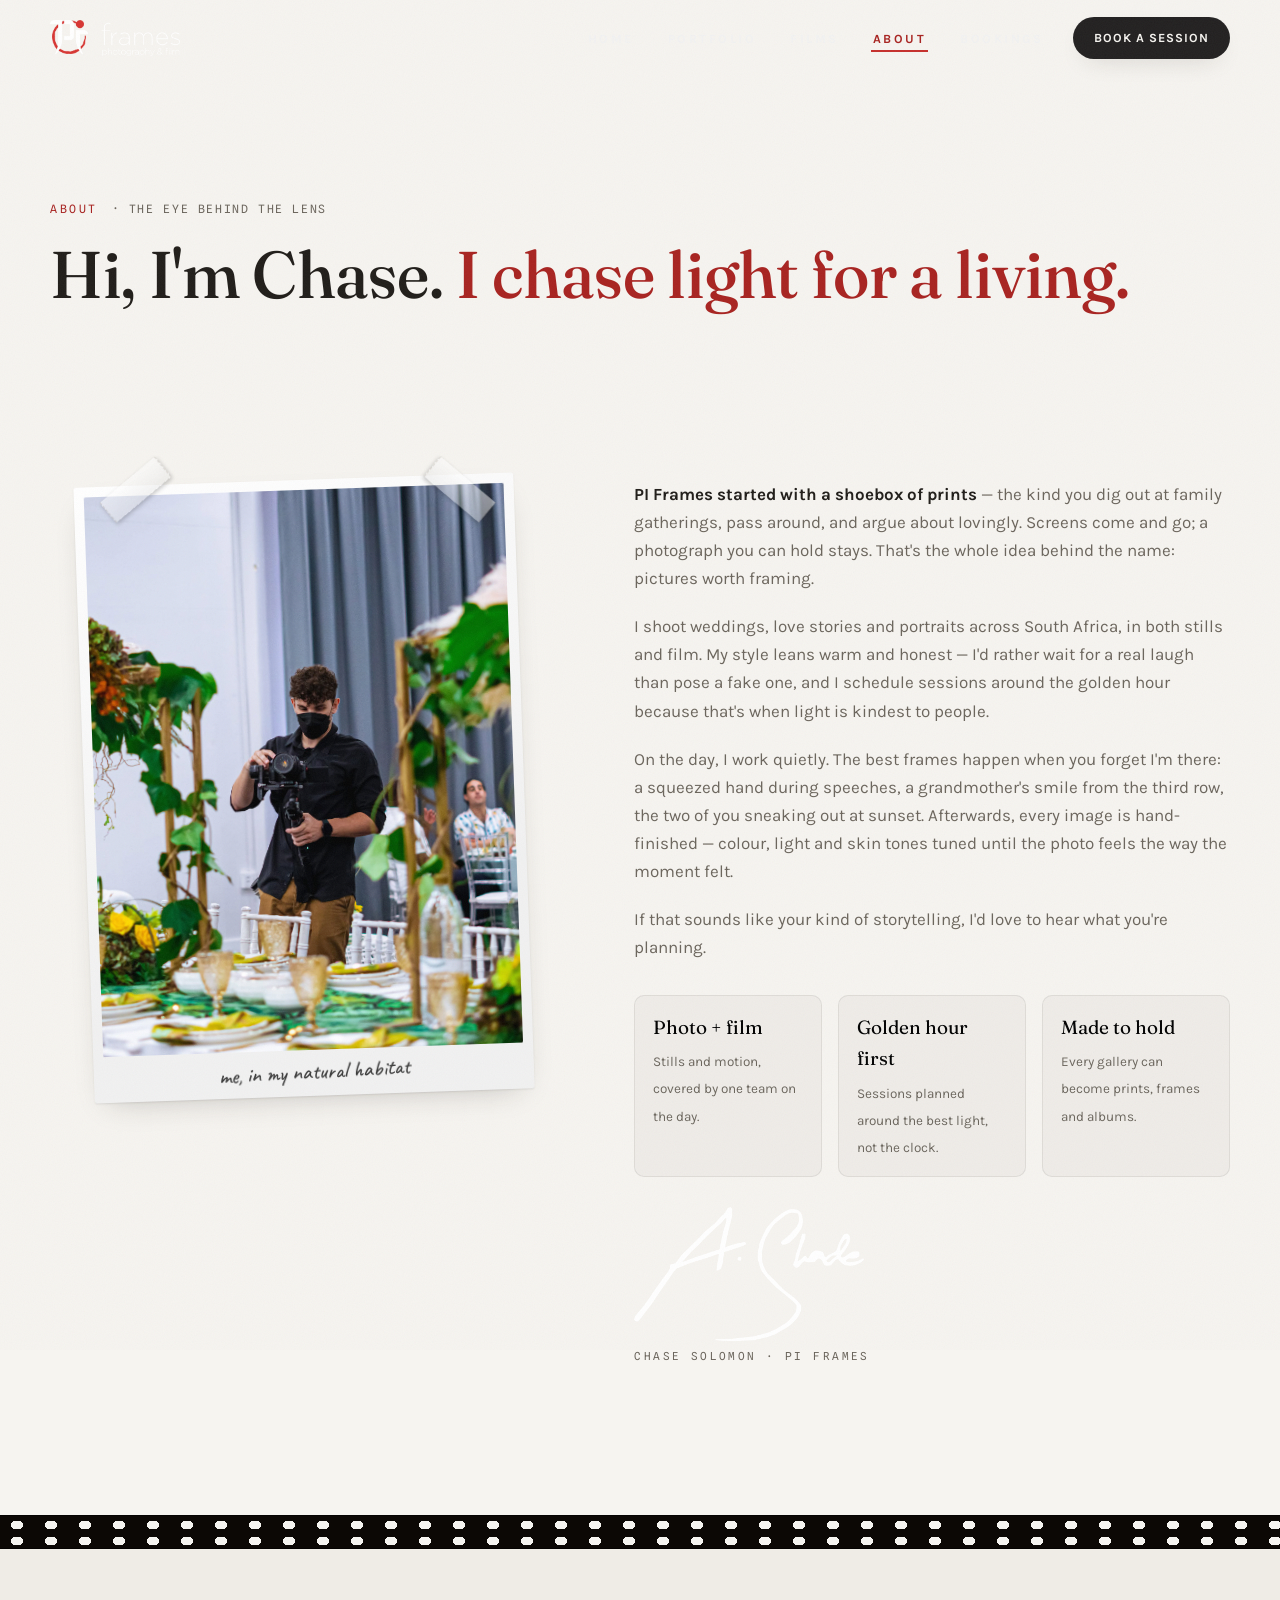
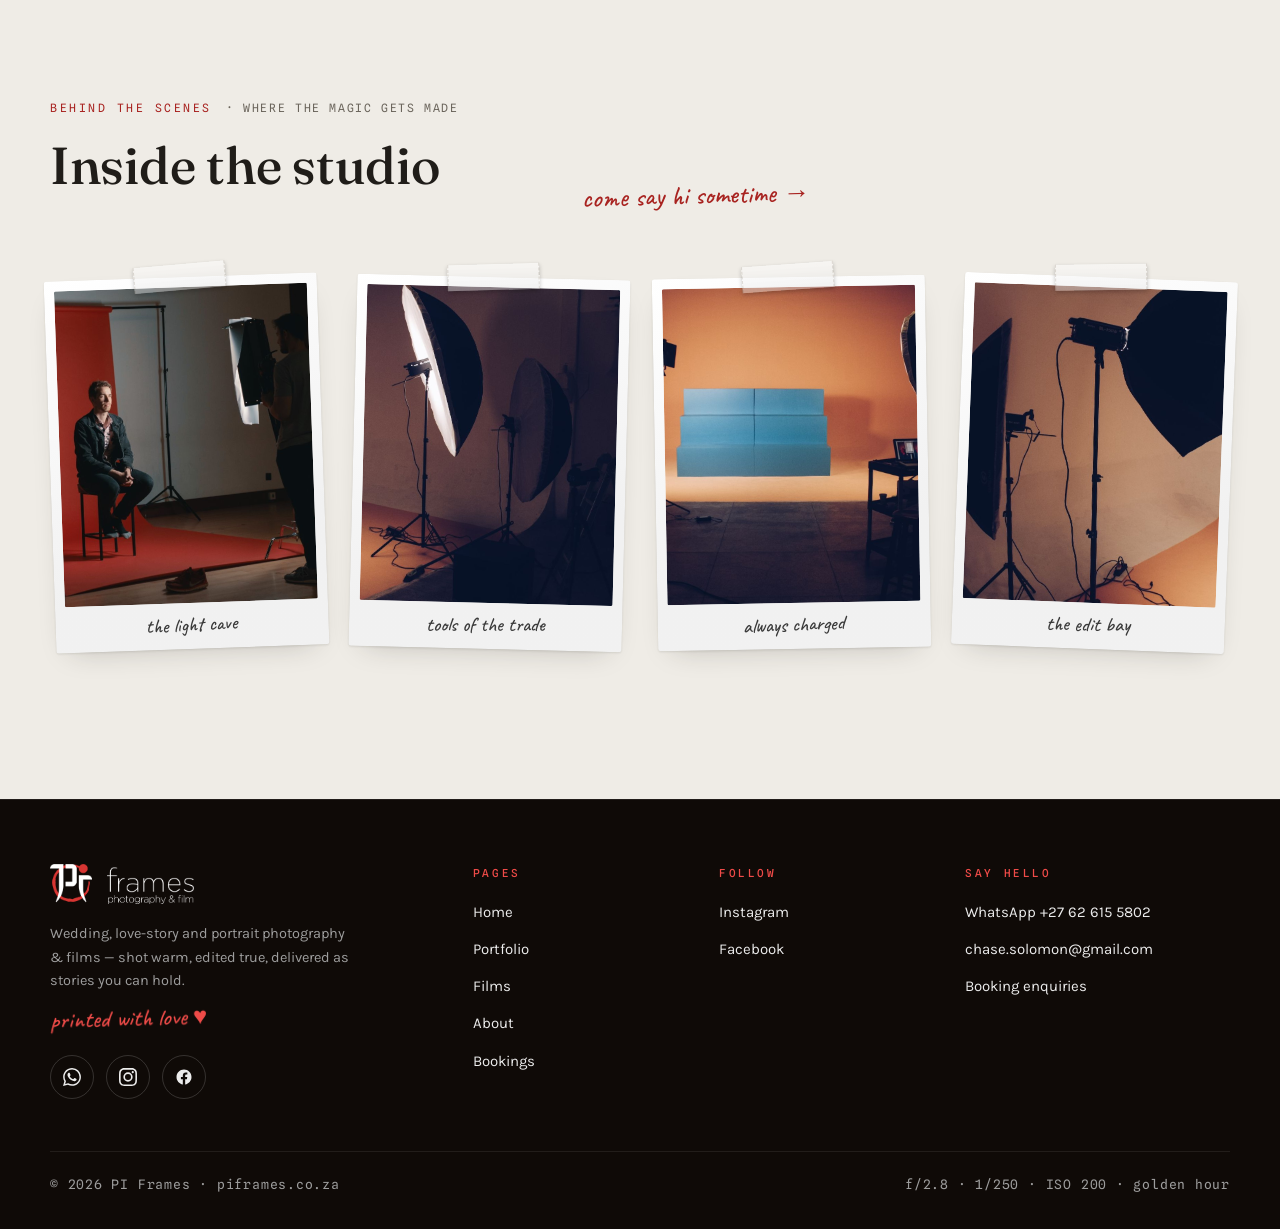
<file: about.html>
<!DOCTYPE html>
<html lang="en">
<head>
<meta charset="UTF-8">
<meta name="viewport" content="width=device-width, initial-scale=1.0, viewport-fit=cover">
<title>About — PI Frames</title>
<meta name="description" content="Meet Chase Solomon, the photographer and filmmaker behind PI Frames. Golden-hour photography & films from South Africa.">
<meta name="theme-color" content="#16100c">
<link rel="canonical" href="https://piframes.co.za/about.html">
<meta property="og:title" content="About — PI Frames">
<meta property="og:description" content="Meet Chase Solomon, the photographer and filmmaker behind PI Frames. Golden-hour photography & films from South Africa.">
<meta property="og:type" content="website">
<meta property="og:image" content="Media/home-poster.jpg">
<link rel="icon" type="image/png" href="Media/PI-Iconlight.png" media="(prefers-color-scheme: dark)">
  <link rel="icon" type="image/png" href="Media/PI-Icondark.png" media="(prefers-color-scheme: light)">
<link rel="preconnect" href="https://fonts.googleapis.com">
<link rel="preconnect" href="https://fonts.gstatic.com" crossorigin>
<link href="https://fonts.googleapis.com/css2?family=Fraunces:ital,opsz,wght@0,9..144,400;0,9..144,500;0,9..144,600;1,9..144,400&family=Karla:ital,wght@0,400;0,500;0,700;1,400&family=Caveat:wght@500;600&family=Spline+Sans+Mono:wght@400;500&display=swap" rel="stylesheet">
<link rel="stylesheet" href="css/style.css">
</head>
<body>

<header class="nav">
  <div class="wrap nav-inner">
    <a class="nav-logo" href="index.html" aria-label="PI Frames — home">
      <img class="logo-light" src="Media/PI-Logolight.png" alt="PI Frames" width="397" height="110"><img class="logo-dark" src="Media/PI-Logodark.png" alt="PI Frames" width="397" height="110">
    </a>
    <nav aria-label="Main">
      <ul class="nav-links"><li><a href="index.html">Home</a></li><li><a href="portfolio.html">Portfolio</a></li><li><a href="films.html">Films</a></li><li><a href="about.html" aria-current="page">About</a></li><li><a href="bookings.html">Bookings</a></li></ul>
    </nav>
    <a class="btn btn-solid nav-cta" href="bookings.html">Book a session</a>
    <button class="nav-burger" aria-expanded="false" aria-controls="menu" aria-label="Menu">
      <span></span><span></span><span></span>
    </button>
  </div>
</header>

<div class="menu" id="menu">
  <ul>
    <li><a href="index.html">Home</a></li>
    <li><a href="portfolio.html">Portfolio</a></li>
    <li><a href="films.html">Films</a></li>
    <li><a href="about.html" aria-current="page">About</a></li>
    <li><a href="bookings.html">Bookings</a></li>
  </ul>
  <p class="menu-note">Photography &amp; films · South Africa</p>
  <div class="menu-social">
    <a class="social-btn" href="https://wa.me/27626155802" target="_blank" rel="noopener" aria-label="WhatsApp"><svg viewBox="0 0 24 24" aria-hidden="true"><path d="M17.5 14.38c-.3-.15-1.76-.87-2.03-.97-.27-.1-.47-.15-.67.15-.2.3-.77.97-.94 1.17-.17.2-.35.22-.65.07-.3-.15-1.26-.46-2.4-1.48-.88-.79-1.48-1.76-1.65-2.06-.17-.3-.02-.46.13-.61.13-.13.3-.35.45-.52.15-.18.2-.3.3-.5.1-.2.05-.38-.02-.53-.08-.15-.68-1.62-.93-2.21-.24-.58-.49-.5-.67-.51l-.57-.01c-.2 0-.52.07-.8.37-.27.3-1.04 1.02-1.04 2.49s1.07 2.89 1.22 3.09c.15.2 2.1 3.2 5.08 4.49.71.3 1.26.49 1.7.62.71.23 1.36.2 1.87.12.57-.08 1.76-.72 2.01-1.41.25-.7.25-1.29.17-1.42-.07-.12-.27-.2-.57-.34m-5.42 7.4h-.01a9.87 9.87 0 0 1-5.03-1.37l-.36-.22-3.74.98 1-3.64-.24-.38a9.86 9.86 0 0 1-1.51-5.25c0-5.45 4.44-9.88 9.9-9.88a9.83 9.83 0 0 1 6.99 2.9 9.82 9.82 0 0 1 2.9 6.99c-.01 5.45-4.45 9.87-9.9 9.87m8.42-18.29A11.8 11.8 0 0 0 12.07 0C5.53 0 .2 5.33.2 11.87c0 2.1.55 4.14 1.58 5.94L.1 24l6.33-1.66a11.87 11.87 0 0 0 5.63 1.43h.01c6.54 0 11.86-5.32 11.86-11.87 0-3.17-1.23-6.15-3.47-8.39"/></svg></a>
    <a class="social-btn" href="https://www.instagram.com/chasesolomonphotography/" target="_blank" rel="noopener" aria-label="Instagram"><svg viewBox="0 0 24 24" aria-hidden="true"><path d="M12 2.2c3.2 0 3.6 0 4.9.1 1.2.1 1.8.2 2.2.4.6.2 1 .5 1.4.9.4.4.7.8.9 1.4.2.4.4 1 .4 2.2.1 1.3.1 1.7.1 4.9s0 3.6-.1 4.9c-.1 1.2-.2 1.8-.4 2.2-.2.6-.5 1-.9 1.4-.4.4-.8.7-1.4.9-.4.2-1 .4-2.2.4-1.3.1-1.7.1-4.9.1s-3.6 0-4.9-.1c-1.2-.1-1.8-.2-2.2-.4-.6-.2-1-.5-1.4-.9-.4-.4-.7-.8-.9-1.4-.2-.4-.4-1-.4-2.2C2.2 15.6 2.2 15.2 2.2 12s0-3.6.1-4.9c.1-1.2.2-1.8.4-2.2.2-.6.5-1 .9-1.4.4-.4.8-.7 1.4-.9.4-.2 1-.4 2.2-.4C8.4 2.2 8.8 2.2 12 2.2m0-2.2C8.7 0 8.3 0 7 .1 5.7.1 4.9.3 4.1.6c-.8.3-1.5.7-2.1 1.4C1.3 2.6.9 3.3.6 4.1.3 4.9.1 5.7.1 7 0 8.3 0 8.7 0 12s0 3.7.1 5c0 1.3.2 2.1.5 2.9.3.8.7 1.5 1.4 2.1.6.7 1.3 1.1 2.1 1.4.8.3 1.6.5 2.9.5 1.3.1 1.7.1 5 .1s3.7 0 5-.1c1.3 0 2.1-.2 2.9-.5.8-.3 1.5-.7 2.1-1.4.7-.6 1.1-1.3 1.4-2.1.3-.8.5-1.6.5-2.9.1-1.3.1-1.7.1-5s0-3.7-.1-5c0-1.3-.2-2.1-.5-2.9-.3-.8-.7-1.5-1.4-2.1C21.4 1.3 20.7.9 19.9.6c-.8-.3-1.6-.5-2.9-.5C15.7 0 15.3 0 12 0zm0 5.8A6.2 6.2 0 1 0 18.2 12 6.2 6.2 0 0 0 12 5.8zm0 10.2A4 4 0 1 1 16 12a4 4 0 0 1-4 4zM19.8 5.6a1.4 1.4 0 1 1-2.9 0 1.4 1.4 0 0 1 2.9 0z"/></svg></a>
    <a class="social-btn" href="https://www.facebook.com/ChaseSolomonPhotography/" target="_blank" rel="noopener" aria-label="Facebook"><svg viewBox="0 0 24 24" aria-hidden="true"><path d="M22 12.06C22 6.5 17.52 2 12 2S2 6.5 2 12.06c0 5.02 3.66 9.18 8.44 9.94v-7.03H7.9v-2.9h2.54V9.85c0-2.52 1.5-3.91 3.78-3.91 1.09 0 2.23.2 2.23.2v2.46h-1.26c-1.24 0-1.63.77-1.63 1.57v1.88h2.78l-.45 2.9h-2.33V22c4.78-.76 8.44-4.92 8.44-9.94z"/></svg></a>
  </div>
</div>

<main>
  <section class="page-hero" style="padding-bottom:0">
    <div class="wrap">
      <p class="eyebrow reveal">About <span class="exif">· the eye behind the lens</span></p>
      <h1 class="title reveal d1">Hi, I'm Chase. <em>I chase light for a living.</em></h1>
    </div>
  </section>

  <section class="section">
    <div class="wrap about-grid">
      <figure class="polaroid about-portrait">
        <span class="tape tl"></span><span class="tape tr"></span>
        <div class="frame" style="aspect-ratio:3/4"><img src="Media/chase-at-work.jpg" alt="Chase Solomon filming a wedding reception for PI Frames"></div>
        <figcaption class="cap">me, in my natural habitat</figcaption>
      </figure>

      <div class="about-letter reveal d1">
        <p><b>PI Frames started with a shoebox of prints</b> — the kind you dig out at family gatherings, pass around, and argue about lovingly. Screens come and go; a photograph you can hold stays. That's the whole idea behind the name: pictures worth framing.</p>
        <p>I shoot weddings, love stories and portraits across South Africa, in both stills and film. My style leans warm and honest — I'd rather wait for a real laugh than pose a fake one, and I schedule sessions around the golden hour because that's when light is kindest to people.</p>
        <p>On the day, I work quietly. The best frames happen when you forget I'm there: a squeezed hand during speeches, a grandmother's smile from the third row, the two of you sneaking out at sunset. Afterwards, every image is hand-finished — colour, light and skin tones tuned until the photo feels the way the moment felt.</p>
        <p>If that sounds like your kind of storytelling, I'd love to hear what you're planning.</p>
        <div class="fact-row">
          <div class="fact"><b>Photo + film</b><span>Stills and motion, covered by one team on the day.</span></div>
          <div class="fact"><b>Golden hour first</b><span>Sessions planned around the best light, not the clock.</span></div>
          <div class="fact"><b>Made to hold</b><span>Every gallery can become prints, frames and albums.</span></div>
        </div>
        <div class="about-sign">
          <img src="Media/signature.png" alt="Chase Solomon's signature">
          <span>Chase Solomon · PI Frames</span>
        </div>
      </div>
    </div>
  </section>

  <div class="sprocket-divider" aria-hidden="true"></div>

  <section class="section tone">
    <div class="wrap">
      <div class="section-head head-row reveal">
        <div>
          <p class="eyebrow">Behind the scenes <span class="exif">· where the magic gets made</span></p>
          <h2 class="title">Inside the studio</h2>
        </div>
        <span class="hand">come say hi sometime →</span>
      </div>
      <div class="studio-row"><figure class="polaroid reveal d0">
      <span class="tape"></span>
      <div class="frame"><img src="Media/studio01.jpg" alt="Inside the PI Frames studio — the light cave" loading="lazy"></div>
      <figcaption class="cap">the light cave</figcaption>
    </figure><figure class="polaroid reveal d1">
      <span class="tape"></span>
      <div class="frame"><img src="Media/studio02.jpg" alt="Inside the PI Frames studio — tools of the trade" loading="lazy"></div>
      <figcaption class="cap">tools of the trade</figcaption>
    </figure><figure class="polaroid reveal d2">
      <span class="tape"></span>
      <div class="frame"><img src="Media/studio03.jpg" alt="Inside the PI Frames studio — always charged" loading="lazy"></div>
      <figcaption class="cap">always charged</figcaption>
    </figure><figure class="polaroid reveal d0">
      <span class="tape"></span>
      <div class="frame"><img src="Media/studio04.jpg" alt="Inside the PI Frames studio — the edit bay" loading="lazy"></div>
      <figcaption class="cap">the edit bay</figcaption>
    </figure></div>
    </div>
  </section>
</main>

<footer class="footer">
  <div class="wrap">
    <div class="footer-grid">
      <div class="footer-logo">
        <img src="Media/PI-Logolight.png" alt="PI Frames">
        <p class="footer-blurb">Wedding, love-story and portrait photography &amp; films — shot warm, edited true, delivered as stories you can hold.</p>
        <span class="hand">printed with love ♥</span>
        <div class="social-row footer-social">
          <a class="social-btn" href="https://wa.me/27626155802" target="_blank" rel="noopener" aria-label="WhatsApp"><svg viewBox="0 0 24 24" aria-hidden="true"><path d="M17.5 14.38c-.3-.15-1.76-.87-2.03-.97-.27-.1-.47-.15-.67.15-.2.3-.77.97-.94 1.17-.17.2-.35.22-.65.07-.3-.15-1.26-.46-2.4-1.48-.88-.79-1.48-1.76-1.65-2.06-.17-.3-.02-.46.13-.61.13-.13.3-.35.45-.52.15-.18.2-.3.3-.5.1-.2.05-.38-.02-.53-.08-.15-.68-1.62-.93-2.21-.24-.58-.49-.5-.67-.51l-.57-.01c-.2 0-.52.07-.8.37-.27.3-1.04 1.02-1.04 2.49s1.07 2.89 1.22 3.09c.15.2 2.1 3.2 5.08 4.49.71.3 1.26.49 1.7.62.71.23 1.36.2 1.87.12.57-.08 1.76-.72 2.01-1.41.25-.7.25-1.29.17-1.42-.07-.12-.27-.2-.57-.34m-5.42 7.4h-.01a9.87 9.87 0 0 1-5.03-1.37l-.36-.22-3.74.98 1-3.64-.24-.38a9.86 9.86 0 0 1-1.51-5.25c0-5.45 4.44-9.88 9.9-9.88a9.83 9.83 0 0 1 6.99 2.9 9.82 9.82 0 0 1 2.9 6.99c-.01 5.45-4.45 9.87-9.9 9.87m8.42-18.29A11.8 11.8 0 0 0 12.07 0C5.53 0 .2 5.33.2 11.87c0 2.1.55 4.14 1.58 5.94L.1 24l6.33-1.66a11.87 11.87 0 0 0 5.63 1.43h.01c6.54 0 11.86-5.32 11.86-11.87 0-3.17-1.23-6.15-3.47-8.39"/></svg></a>
          <a class="social-btn" href="https://www.instagram.com/chasesolomonphotography/" target="_blank" rel="noopener" aria-label="Instagram"><svg viewBox="0 0 24 24" aria-hidden="true"><path d="M12 2.2c3.2 0 3.6 0 4.9.1 1.2.1 1.8.2 2.2.4.6.2 1 .5 1.4.9.4.4.7.8.9 1.4.2.4.4 1 .4 2.2.1 1.3.1 1.7.1 4.9s0 3.6-.1 4.9c-.1 1.2-.2 1.8-.4 2.2-.2.6-.5 1-.9 1.4-.4.4-.8.7-1.4.9-.4.2-1 .4-2.2.4-1.3.1-1.7.1-4.9.1s-3.6 0-4.9-.1c-1.2-.1-1.8-.2-2.2-.4-.6-.2-1-.5-1.4-.9-.4-.4-.7-.8-.9-1.4-.2-.4-.4-1-.4-2.2C2.2 15.6 2.2 15.2 2.2 12s0-3.6.1-4.9c.1-1.2.2-1.8.4-2.2.2-.6.5-1 .9-1.4.4-.4.8-.7 1.4-.9.4-.2 1-.4 2.2-.4C8.4 2.2 8.8 2.2 12 2.2m0-2.2C8.7 0 8.3 0 7 .1 5.7.1 4.9.3 4.1.6c-.8.3-1.5.7-2.1 1.4C1.3 2.6.9 3.3.6 4.1.3 4.9.1 5.7.1 7 0 8.3 0 8.7 0 12s0 3.7.1 5c0 1.3.2 2.1.5 2.9.3.8.7 1.5 1.4 2.1.6.7 1.3 1.1 2.1 1.4.8.3 1.6.5 2.9.5 1.3.1 1.7.1 5 .1s3.7 0 5-.1c1.3 0 2.1-.2 2.9-.5.8-.3 1.5-.7 2.1-1.4.7-.6 1.1-1.3 1.4-2.1.3-.8.5-1.6.5-2.9.1-1.3.1-1.7.1-5s0-3.7-.1-5c0-1.3-.2-2.1-.5-2.9-.3-.8-.7-1.5-1.4-2.1C21.4 1.3 20.7.9 19.9.6c-.8-.3-1.6-.5-2.9-.5C15.7 0 15.3 0 12 0zm0 5.8A6.2 6.2 0 1 0 18.2 12 6.2 6.2 0 0 0 12 5.8zm0 10.2A4 4 0 1 1 16 12a4 4 0 0 1-4 4zM19.8 5.6a1.4 1.4 0 1 1-2.9 0 1.4 1.4 0 0 1 2.9 0z"/></svg></a>
          <a class="social-btn" href="https://www.facebook.com/ChaseSolomonPhotography/" target="_blank" rel="noopener" aria-label="Facebook"><svg viewBox="0 0 24 24" aria-hidden="true"><path d="M22 12.06C22 6.5 17.52 2 12 2S2 6.5 2 12.06c0 5.02 3.66 9.18 8.44 9.94v-7.03H7.9v-2.9h2.54V9.85c0-2.52 1.5-3.91 3.78-3.91 1.09 0 2.23.2 2.23.2v2.46h-1.26c-1.24 0-1.63.77-1.63 1.57v1.88h2.78l-.45 2.9h-2.33V22c4.78-.76 8.44-4.92 8.44-9.94z"/></svg></a>
        </div>
      </div>
      <div class="footer-col">
        <h4>Pages</h4>
        <ul>
          <li><a href="index.html">Home</a></li>
          <li><a href="portfolio.html">Portfolio</a></li>
          <li><a href="films.html">Films</a></li>
          <li><a href="about.html">About</a></li>
          <li><a href="bookings.html">Bookings</a></li>
        </ul>
      </div>
      <div class="footer-col">
        <h4>Follow</h4>
        <ul>
          <li><a href="https://www.instagram.com/chasesolomonphotography/" target="_blank" rel="noopener">Instagram</a></li>
          <li><a href="https://www.facebook.com/ChaseSolomonPhotography/" target="_blank" rel="noopener">Facebook</a></li>
        </ul>
      </div>
      <div class="footer-col">
        <h4>Say hello</h4>
        <ul>
          <li><a href="https://wa.me/27626155802" target="_blank" rel="noopener">WhatsApp +27 62 615 5802</a></li>
          <li><a href="mailto:chase.solomon@gmail.com">chase.solomon@gmail.com</a></li>
          <li><a href="bookings.html">Booking enquiries</a></li>
        </ul>
      </div>
    </div>
    <div class="footer-bottom">
      <span>© <span id="year">2026</span> PI Frames · piframes.co.za</span>
      <span>f/2.8 · 1/250 · ISO 200 · golden hour</span>
    </div>
  </div>
</footer>
<script src="js/main.js"></script>
</body>
</html>
</file>
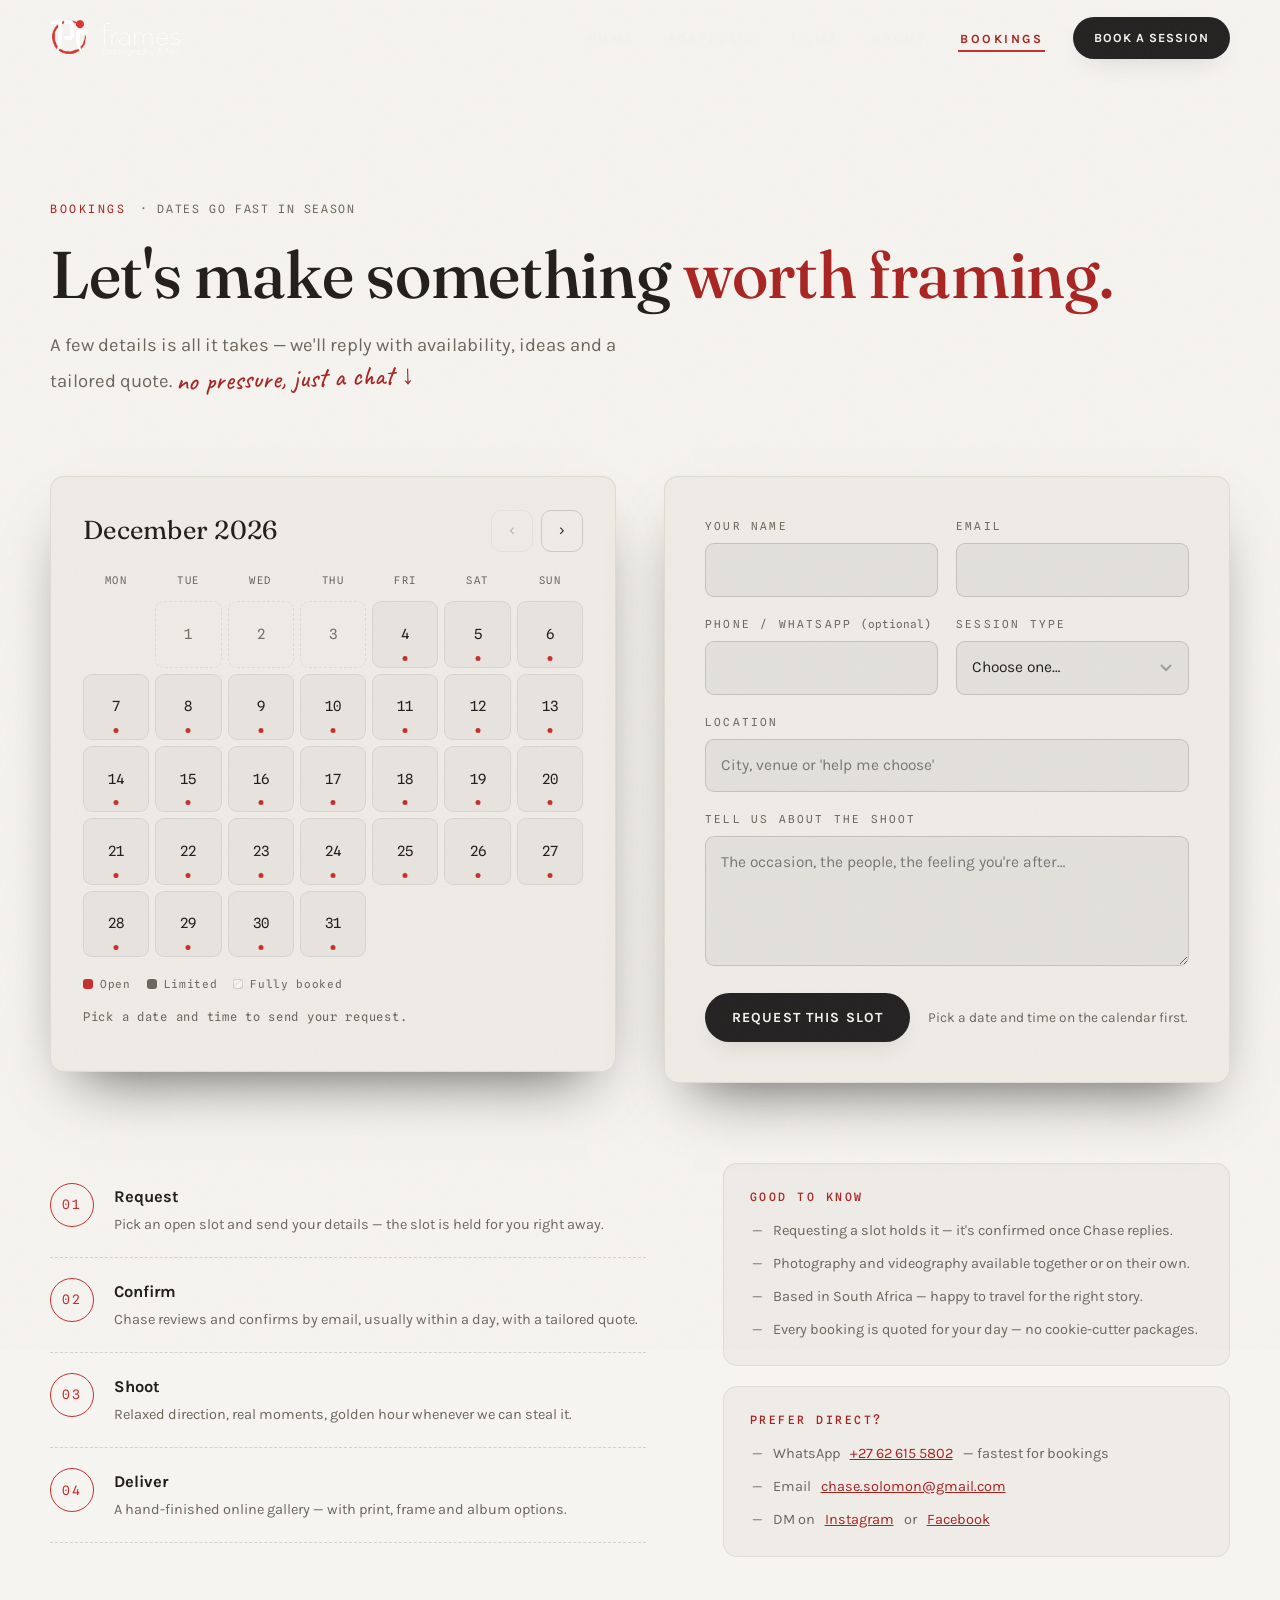
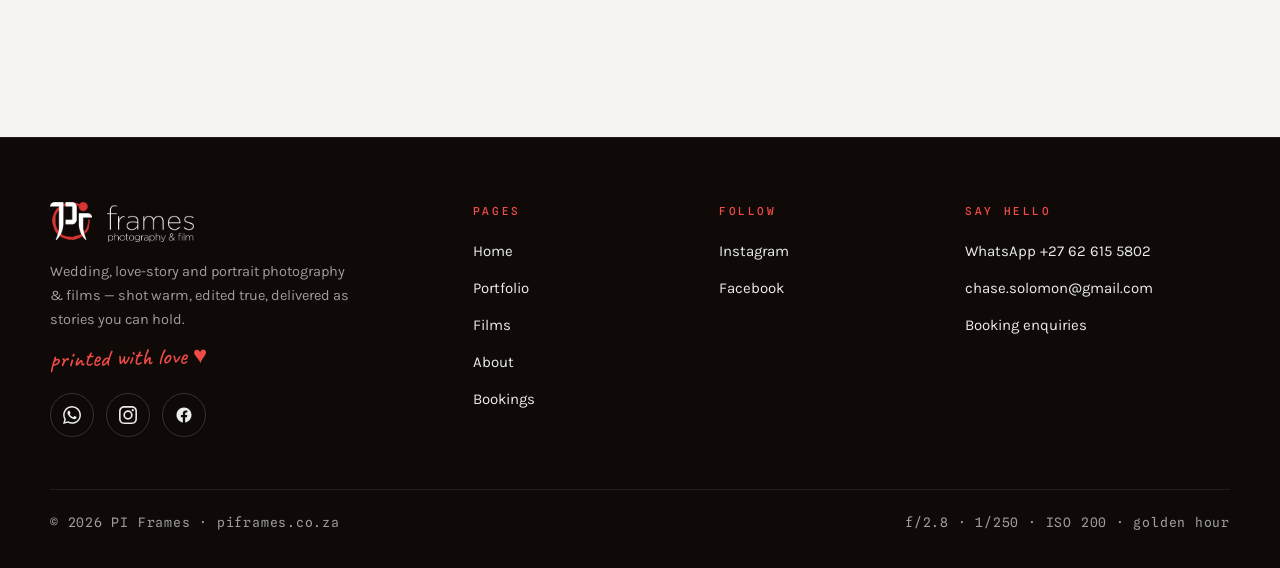
<file: bookings.html>
<!DOCTYPE html>
<html lang="en">
<head>
<meta charset="UTF-8">
<meta name="viewport" content="width=device-width, initial-scale=1.0, viewport-fit=cover">
<title>Bookings — PI Frames</title>
<meta name="description" content="Book a wedding, love-story, portrait or brand shoot with PI Frames. Photography & films across South Africa.">
<meta name="theme-color" content="#16100c">
<link rel="canonical" href="https://piframes.co.za/bookings.html">
<meta property="og:title" content="Bookings — PI Frames">
<meta property="og:description" content="Book a wedding, love-story, portrait or brand shoot with PI Frames. Photography & films across South Africa.">
<meta property="og:type" content="website">
<meta property="og:image" content="Media/home-poster.jpg">
<link rel="icon" type="image/png" href="Media/PI-Iconlight.png" media="(prefers-color-scheme: dark)">
  <link rel="icon" type="image/png" href="Media/PI-Icondark.png" media="(prefers-color-scheme: light)">
<link rel="preconnect" href="https://fonts.googleapis.com">
<link rel="preconnect" href="https://fonts.gstatic.com" crossorigin>
<link href="https://fonts.googleapis.com/css2?family=Fraunces:ital,opsz,wght@0,9..144,400;0,9..144,500;0,9..144,600;1,9..144,400&family=Karla:ital,wght@0,400;0,500;0,700;1,400&family=Caveat:wght@500;600&family=Spline+Sans+Mono:wght@400;500&display=swap" rel="stylesheet">
<link rel="stylesheet" href="css/style.css">
</head>
<body>

<header class="nav">
  <div class="wrap nav-inner">
    <a class="nav-logo" href="index.html" aria-label="PI Frames — home">
      <img class="logo-light" src="Media/PI-Logolight.png" alt="PI Frames" width="397" height="110"><img class="logo-dark" src="Media/PI-Logodark.png" alt="PI Frames" width="397" height="110">
    </a>
    <nav aria-label="Main">
      <ul class="nav-links"><li><a href="index.html">Home</a></li><li><a href="portfolio.html">Portfolio</a></li><li><a href="films.html">Films</a></li><li><a href="about.html">About</a></li><li><a href="bookings.html" aria-current="page">Bookings</a></li></ul>
    </nav>
    <a class="btn btn-solid nav-cta" href="bookings.html">Book a session</a>
    <button class="nav-burger" aria-expanded="false" aria-controls="menu" aria-label="Menu">
      <span></span><span></span><span></span>
    </button>
  </div>
</header>

<div class="menu" id="menu">
  <ul>
    <li><a href="index.html">Home</a></li>
    <li><a href="portfolio.html">Portfolio</a></li>
    <li><a href="films.html">Films</a></li>
    <li><a href="about.html">About</a></li>
    <li><a href="bookings.html" aria-current="page">Bookings</a></li>
  </ul>
  <p class="menu-note">Photography &amp; films · South Africa</p>
  <div class="menu-social">
    <a class="social-btn" href="https://wa.me/27626155802" target="_blank" rel="noopener" aria-label="WhatsApp"><svg viewBox="0 0 24 24" aria-hidden="true"><path d="M17.5 14.38c-.3-.15-1.76-.87-2.03-.97-.27-.1-.47-.15-.67.15-.2.3-.77.97-.94 1.17-.17.2-.35.22-.65.07-.3-.15-1.26-.46-2.4-1.48-.88-.79-1.48-1.76-1.65-2.06-.17-.3-.02-.46.13-.61.13-.13.3-.35.45-.52.15-.18.2-.3.3-.5.1-.2.05-.38-.02-.53-.08-.15-.68-1.62-.93-2.21-.24-.58-.49-.5-.67-.51l-.57-.01c-.2 0-.52.07-.8.37-.27.3-1.04 1.02-1.04 2.49s1.07 2.89 1.22 3.09c.15.2 2.1 3.2 5.08 4.49.71.3 1.26.49 1.7.62.71.23 1.36.2 1.87.12.57-.08 1.76-.72 2.01-1.41.25-.7.25-1.29.17-1.42-.07-.12-.27-.2-.57-.34m-5.42 7.4h-.01a9.87 9.87 0 0 1-5.03-1.37l-.36-.22-3.74.98 1-3.64-.24-.38a9.86 9.86 0 0 1-1.51-5.25c0-5.45 4.44-9.88 9.9-9.88a9.83 9.83 0 0 1 6.99 2.9 9.82 9.82 0 0 1 2.9 6.99c-.01 5.45-4.45 9.87-9.9 9.87m8.42-18.29A11.8 11.8 0 0 0 12.07 0C5.53 0 .2 5.33.2 11.87c0 2.1.55 4.14 1.58 5.94L.1 24l6.33-1.66a11.87 11.87 0 0 0 5.63 1.43h.01c6.54 0 11.86-5.32 11.86-11.87 0-3.17-1.23-6.15-3.47-8.39"/></svg></a>
    <a class="social-btn" href="https://www.instagram.com/chasesolomonphotography/" target="_blank" rel="noopener" aria-label="Instagram"><svg viewBox="0 0 24 24" aria-hidden="true"><path d="M12 2.2c3.2 0 3.6 0 4.9.1 1.2.1 1.8.2 2.2.4.6.2 1 .5 1.4.9.4.4.7.8.9 1.4.2.4.4 1 .4 2.2.1 1.3.1 1.7.1 4.9s0 3.6-.1 4.9c-.1 1.2-.2 1.8-.4 2.2-.2.6-.5 1-.9 1.4-.4.4-.8.7-1.4.9-.4.2-1 .4-2.2.4-1.3.1-1.7.1-4.9.1s-3.6 0-4.9-.1c-1.2-.1-1.8-.2-2.2-.4-.6-.2-1-.5-1.4-.9-.4-.4-.7-.8-.9-1.4-.2-.4-.4-1-.4-2.2C2.2 15.6 2.2 15.2 2.2 12s0-3.6.1-4.9c.1-1.2.2-1.8.4-2.2.2-.6.5-1 .9-1.4.4-.4.8-.7 1.4-.9.4-.2 1-.4 2.2-.4C8.4 2.2 8.8 2.2 12 2.2m0-2.2C8.7 0 8.3 0 7 .1 5.7.1 4.9.3 4.1.6c-.8.3-1.5.7-2.1 1.4C1.3 2.6.9 3.3.6 4.1.3 4.9.1 5.7.1 7 0 8.3 0 8.7 0 12s0 3.7.1 5c0 1.3.2 2.1.5 2.9.3.8.7 1.5 1.4 2.1.6.7 1.3 1.1 2.1 1.4.8.3 1.6.5 2.9.5 1.3.1 1.7.1 5 .1s3.7 0 5-.1c1.3 0 2.1-.2 2.9-.5.8-.3 1.5-.7 2.1-1.4.7-.6 1.1-1.3 1.4-2.1.3-.8.5-1.6.5-2.9.1-1.3.1-1.7.1-5s0-3.7-.1-5c0-1.3-.2-2.1-.5-2.9-.3-.8-.7-1.5-1.4-2.1C21.4 1.3 20.7.9 19.9.6c-.8-.3-1.6-.5-2.9-.5C15.7 0 15.3 0 12 0zm0 5.8A6.2 6.2 0 1 0 18.2 12 6.2 6.2 0 0 0 12 5.8zm0 10.2A4 4 0 1 1 16 12a4 4 0 0 1-4 4zM19.8 5.6a1.4 1.4 0 1 1-2.9 0 1.4 1.4 0 0 1 2.9 0z"/></svg></a>
    <a class="social-btn" href="https://www.facebook.com/ChaseSolomonPhotography/" target="_blank" rel="noopener" aria-label="Facebook"><svg viewBox="0 0 24 24" aria-hidden="true"><path d="M22 12.06C22 6.5 17.52 2 12 2S2 6.5 2 12.06c0 5.02 3.66 9.18 8.44 9.94v-7.03H7.9v-2.9h2.54V9.85c0-2.52 1.5-3.91 3.78-3.91 1.09 0 2.23.2 2.23.2v2.46h-1.26c-1.24 0-1.63.77-1.63 1.57v1.88h2.78l-.45 2.9h-2.33V22c4.78-.76 8.44-4.92 8.44-9.94z"/></svg></a>
  </div>
</div>

<main>
  <section class="page-hero" style="padding-bottom:clamp(20px,4vw,40px)">
    <div class="wrap">
      <p class="eyebrow reveal">Bookings <span class="exif">· dates go fast in season</span></p>
      <h1 class="title reveal d1">Let's make something <em>worth framing.</em></h1>
      <p class="lede reveal d2">A few details is all it takes — we'll reply with availability, ideas and a tailored quote. <span class="hand">no pressure, just a chat ↓</span></p>
    </div>
  </section>

  <section class="section" style="padding-top:clamp(20px,4vw,40px)">
    <div class="wrap">
      <div class="book-layout">

        <!-- LEFT: availability calendar -->
        <div class="calendar-card reveal" id="calendar" aria-label="Availability calendar">
          <div class="cal-head">
            <div class="cal-title" id="cal-title">—</div>
            <div class="cal-nav">
              <button type="button" id="cal-prev" aria-label="Previous month">‹</button>
              <button type="button" id="cal-next" aria-label="Next month">›</button>
            </div>
          </div>
          <div class="cal-dow" aria-hidden="true">
            <span>Mon</span><span>Tue</span><span>Wed</span><span>Thu</span><span>Fri</span><span>Sat</span><span>Sun</span>
          </div>
          <div class="cal-grid" id="cal-grid" role="grid"></div>
          <div class="cal-legend" aria-hidden="true">
            <span><i class="k-open"></i> Open</span>
            <span><i class="k-some"></i> Limited</span>
            <span><i class="k-full"></i> Fully booked</span>
          </div>
          <p class="cal-state" id="cal-state" role="status">Loading availability…</p>

          <!-- slot picker, revealed after picking a day -->
          <div class="slotbox" id="slotbox">
            <h3>Available times <span class="day-label" id="slot-day"></span></h3>
            <div class="slots" id="slots"></div>
          </div>
        </div>

        <!-- RIGHT: request form -->
        <form class="form-card reveal d1" id="booking-form">
          <div class="book-chosen" id="book-chosen">
            <span class="tag">Selected</span>
            <b id="chosen-text">—</b>
            <button type="button" class="change" id="chosen-change">change</button>
          </div>

          <div class="form-row">
            <div class="field">
              <label for="f-name">Your name</label>
              <input id="f-name" name="name" type="text" autocomplete="name" required>
            </div>
            <div class="field">
              <label for="f-email">Email</label>
              <input id="f-email" name="email" type="email" autocomplete="email" required>
            </div>
          </div>
          <div class="form-row">
            <div class="field">
              <label for="f-phone">Phone / WhatsApp <span style="text-transform:none;letter-spacing:0">(optional)</span></label>
              <input id="f-phone" name="phone" type="tel" autocomplete="tel">
            </div>
            <div class="field">
              <label for="f-type">Session type</label>
              <select id="f-type" name="type" required>
                <option value="" selected disabled>Choose one…</option>
                <option>Wedding</option>
                <option>Love story / engagement</option>
                <option>Portrait / personal</option>
                <option>Family</option>
                <option>Travel / outdoor</option>
                <option>Commercial / brand</option>
                <option>Something else</option>
              </select>
            </div>
          </div>
          <div class="field">
            <label for="f-location">Location</label>
            <input id="f-location" name="location" type="text" placeholder="City, venue or 'help me choose'">
          </div>
          <div class="field">
            <label for="f-message">Tell us about the shoot</label>
            <textarea id="f-message" name="message" placeholder="The occasion, the people, the feeling you're after…" required></textarea>
          </div>

          <!-- hidden values set by the calendar -->
          <input type="hidden" name="date" id="f-date">
          <input type="hidden" name="slot" id="f-slot">

          <div class="form-foot">
            <button class="btn btn-solid" type="submit" id="book-submit">Request this slot</button>
            <small id="book-hint">Pick a date and time on the calendar first.</small>
          </div>
          <p class="form-ok" id="form-ok"></p>
        </form>

      </div>

      <!-- process + contact, full width under the booking tool -->
      <div class="book-grid" style="margin-top:clamp(48px,7vw,80px)">
        <aside class="reveal">
          <ol class="steps">
            <li><div><b>Request</b><p>Pick an open slot and send your details — the slot is held for you right away.</p></div></li>
            <li><div><b>Confirm</b><p>Chase reviews and confirms by email, usually within a day, with a tailored quote.</p></div></li>
            <li><div><b>Shoot</b><p>Relaxed direction, real moments, golden hour whenever we can steal it.</p></div></li>
            <li><div><b>Deliver</b><p>A hand-finished online gallery — with print, frame and album options.</p></div></li>
          </ol>
        </aside>
        <aside class="reveal d1">
          <div class="aside-card">
            <h3>Good to know</h3>
            <ul>
              <li>Requesting a slot holds it — it's confirmed once Chase replies.</li>
              <li>Photography and videography available together or on their own.</li>
              <li>Based in South Africa — happy to travel for the right story.</li>
              <li>Every booking is quoted for your day — no cookie-cutter packages.</li>
            </ul>
          </div>
          <div class="aside-card">
            <h3>Prefer direct?</h3>
            <ul>
              <li>WhatsApp <a href="https://wa.me/27626155802" target="_blank" rel="noopener">+27 62 615 5802</a> — fastest for bookings</li>
              <li>Email <a href="mailto:chase.solomon@gmail.com">chase.solomon@gmail.com</a></li>
              <li>DM on <a href="https://www.instagram.com/chasesolomonphotography/" target="_blank" rel="noopener">Instagram</a> or <a href="https://www.facebook.com/ChaseSolomonPhotography/" target="_blank" rel="noopener">Facebook</a></li>
            </ul>
          </div>
        </aside>
      </div>
    </div>
  </section>
</main>
<script>window.PIFRAMES_BOOKING = { apiUrl: "", waNum: "+27 62 615 5802", wa: "https://wa.me/27626155802", email: "chase.solomon@gmail.com" };</script>
<script src="js/booking.js"></script>

<footer class="footer">
  <div class="wrap">
    <div class="footer-grid">
      <div class="footer-logo">
        <img src="Media/PI-Logolight.png" alt="PI Frames">
        <p class="footer-blurb">Wedding, love-story and portrait photography &amp; films — shot warm, edited true, delivered as stories you can hold.</p>
        <span class="hand">printed with love ♥</span>
        <div class="social-row footer-social">
          <a class="social-btn" href="https://wa.me/27626155802" target="_blank" rel="noopener" aria-label="WhatsApp"><svg viewBox="0 0 24 24" aria-hidden="true"><path d="M17.5 14.38c-.3-.15-1.76-.87-2.03-.97-.27-.1-.47-.15-.67.15-.2.3-.77.97-.94 1.17-.17.2-.35.22-.65.07-.3-.15-1.26-.46-2.4-1.48-.88-.79-1.48-1.76-1.65-2.06-.17-.3-.02-.46.13-.61.13-.13.3-.35.45-.52.15-.18.2-.3.3-.5.1-.2.05-.38-.02-.53-.08-.15-.68-1.62-.93-2.21-.24-.58-.49-.5-.67-.51l-.57-.01c-.2 0-.52.07-.8.37-.27.3-1.04 1.02-1.04 2.49s1.07 2.89 1.22 3.09c.15.2 2.1 3.2 5.08 4.49.71.3 1.26.49 1.7.62.71.23 1.36.2 1.87.12.57-.08 1.76-.72 2.01-1.41.25-.7.25-1.29.17-1.42-.07-.12-.27-.2-.57-.34m-5.42 7.4h-.01a9.87 9.87 0 0 1-5.03-1.37l-.36-.22-3.74.98 1-3.64-.24-.38a9.86 9.86 0 0 1-1.51-5.25c0-5.45 4.44-9.88 9.9-9.88a9.83 9.83 0 0 1 6.99 2.9 9.82 9.82 0 0 1 2.9 6.99c-.01 5.45-4.45 9.87-9.9 9.87m8.42-18.29A11.8 11.8 0 0 0 12.07 0C5.53 0 .2 5.33.2 11.87c0 2.1.55 4.14 1.58 5.94L.1 24l6.33-1.66a11.87 11.87 0 0 0 5.63 1.43h.01c6.54 0 11.86-5.32 11.86-11.87 0-3.17-1.23-6.15-3.47-8.39"/></svg></a>
          <a class="social-btn" href="https://www.instagram.com/chasesolomonphotography/" target="_blank" rel="noopener" aria-label="Instagram"><svg viewBox="0 0 24 24" aria-hidden="true"><path d="M12 2.2c3.2 0 3.6 0 4.9.1 1.2.1 1.8.2 2.2.4.6.2 1 .5 1.4.9.4.4.7.8.9 1.4.2.4.4 1 .4 2.2.1 1.3.1 1.7.1 4.9s0 3.6-.1 4.9c-.1 1.2-.2 1.8-.4 2.2-.2.6-.5 1-.9 1.4-.4.4-.8.7-1.4.9-.4.2-1 .4-2.2.4-1.3.1-1.7.1-4.9.1s-3.6 0-4.9-.1c-1.2-.1-1.8-.2-2.2-.4-.6-.2-1-.5-1.4-.9-.4-.4-.7-.8-.9-1.4-.2-.4-.4-1-.4-2.2C2.2 15.6 2.2 15.2 2.2 12s0-3.6.1-4.9c.1-1.2.2-1.8.4-2.2.2-.6.5-1 .9-1.4.4-.4.8-.7 1.4-.9.4-.2 1-.4 2.2-.4C8.4 2.2 8.8 2.2 12 2.2m0-2.2C8.7 0 8.3 0 7 .1 5.7.1 4.9.3 4.1.6c-.8.3-1.5.7-2.1 1.4C1.3 2.6.9 3.3.6 4.1.3 4.9.1 5.7.1 7 0 8.3 0 8.7 0 12s0 3.7.1 5c0 1.3.2 2.1.5 2.9.3.8.7 1.5 1.4 2.1.6.7 1.3 1.1 2.1 1.4.8.3 1.6.5 2.9.5 1.3.1 1.7.1 5 .1s3.7 0 5-.1c1.3 0 2.1-.2 2.9-.5.8-.3 1.5-.7 2.1-1.4.7-.6 1.1-1.3 1.4-2.1.3-.8.5-1.6.5-2.9.1-1.3.1-1.7.1-5s0-3.7-.1-5c0-1.3-.2-2.1-.5-2.9-.3-.8-.7-1.5-1.4-2.1C21.4 1.3 20.7.9 19.9.6c-.8-.3-1.6-.5-2.9-.5C15.7 0 15.3 0 12 0zm0 5.8A6.2 6.2 0 1 0 18.2 12 6.2 6.2 0 0 0 12 5.8zm0 10.2A4 4 0 1 1 16 12a4 4 0 0 1-4 4zM19.8 5.6a1.4 1.4 0 1 1-2.9 0 1.4 1.4 0 0 1 2.9 0z"/></svg></a>
          <a class="social-btn" href="https://www.facebook.com/ChaseSolomonPhotography/" target="_blank" rel="noopener" aria-label="Facebook"><svg viewBox="0 0 24 24" aria-hidden="true"><path d="M22 12.06C22 6.5 17.52 2 12 2S2 6.5 2 12.06c0 5.02 3.66 9.18 8.44 9.94v-7.03H7.9v-2.9h2.54V9.85c0-2.52 1.5-3.91 3.78-3.91 1.09 0 2.23.2 2.23.2v2.46h-1.26c-1.24 0-1.63.77-1.63 1.57v1.88h2.78l-.45 2.9h-2.33V22c4.78-.76 8.44-4.92 8.44-9.94z"/></svg></a>
        </div>
      </div>
      <div class="footer-col">
        <h4>Pages</h4>
        <ul>
          <li><a href="index.html">Home</a></li>
          <li><a href="portfolio.html">Portfolio</a></li>
          <li><a href="films.html">Films</a></li>
          <li><a href="about.html">About</a></li>
          <li><a href="bookings.html">Bookings</a></li>
        </ul>
      </div>
      <div class="footer-col">
        <h4>Follow</h4>
        <ul>
          <li><a href="https://www.instagram.com/chasesolomonphotography/" target="_blank" rel="noopener">Instagram</a></li>
          <li><a href="https://www.facebook.com/ChaseSolomonPhotography/" target="_blank" rel="noopener">Facebook</a></li>
        </ul>
      </div>
      <div class="footer-col">
        <h4>Say hello</h4>
        <ul>
          <li><a href="https://wa.me/27626155802" target="_blank" rel="noopener">WhatsApp +27 62 615 5802</a></li>
          <li><a href="mailto:chase.solomon@gmail.com">chase.solomon@gmail.com</a></li>
          <li><a href="bookings.html">Booking enquiries</a></li>
        </ul>
      </div>
    </div>
    <div class="footer-bottom">
      <span>© <span id="year">2026</span> PI Frames · piframes.co.za</span>
      <span>f/2.8 · 1/250 · ISO 200 · golden hour</span>
    </div>
  </div>
</footer>
<script src="js/main.js"></script>
</body>
</html>
</file>
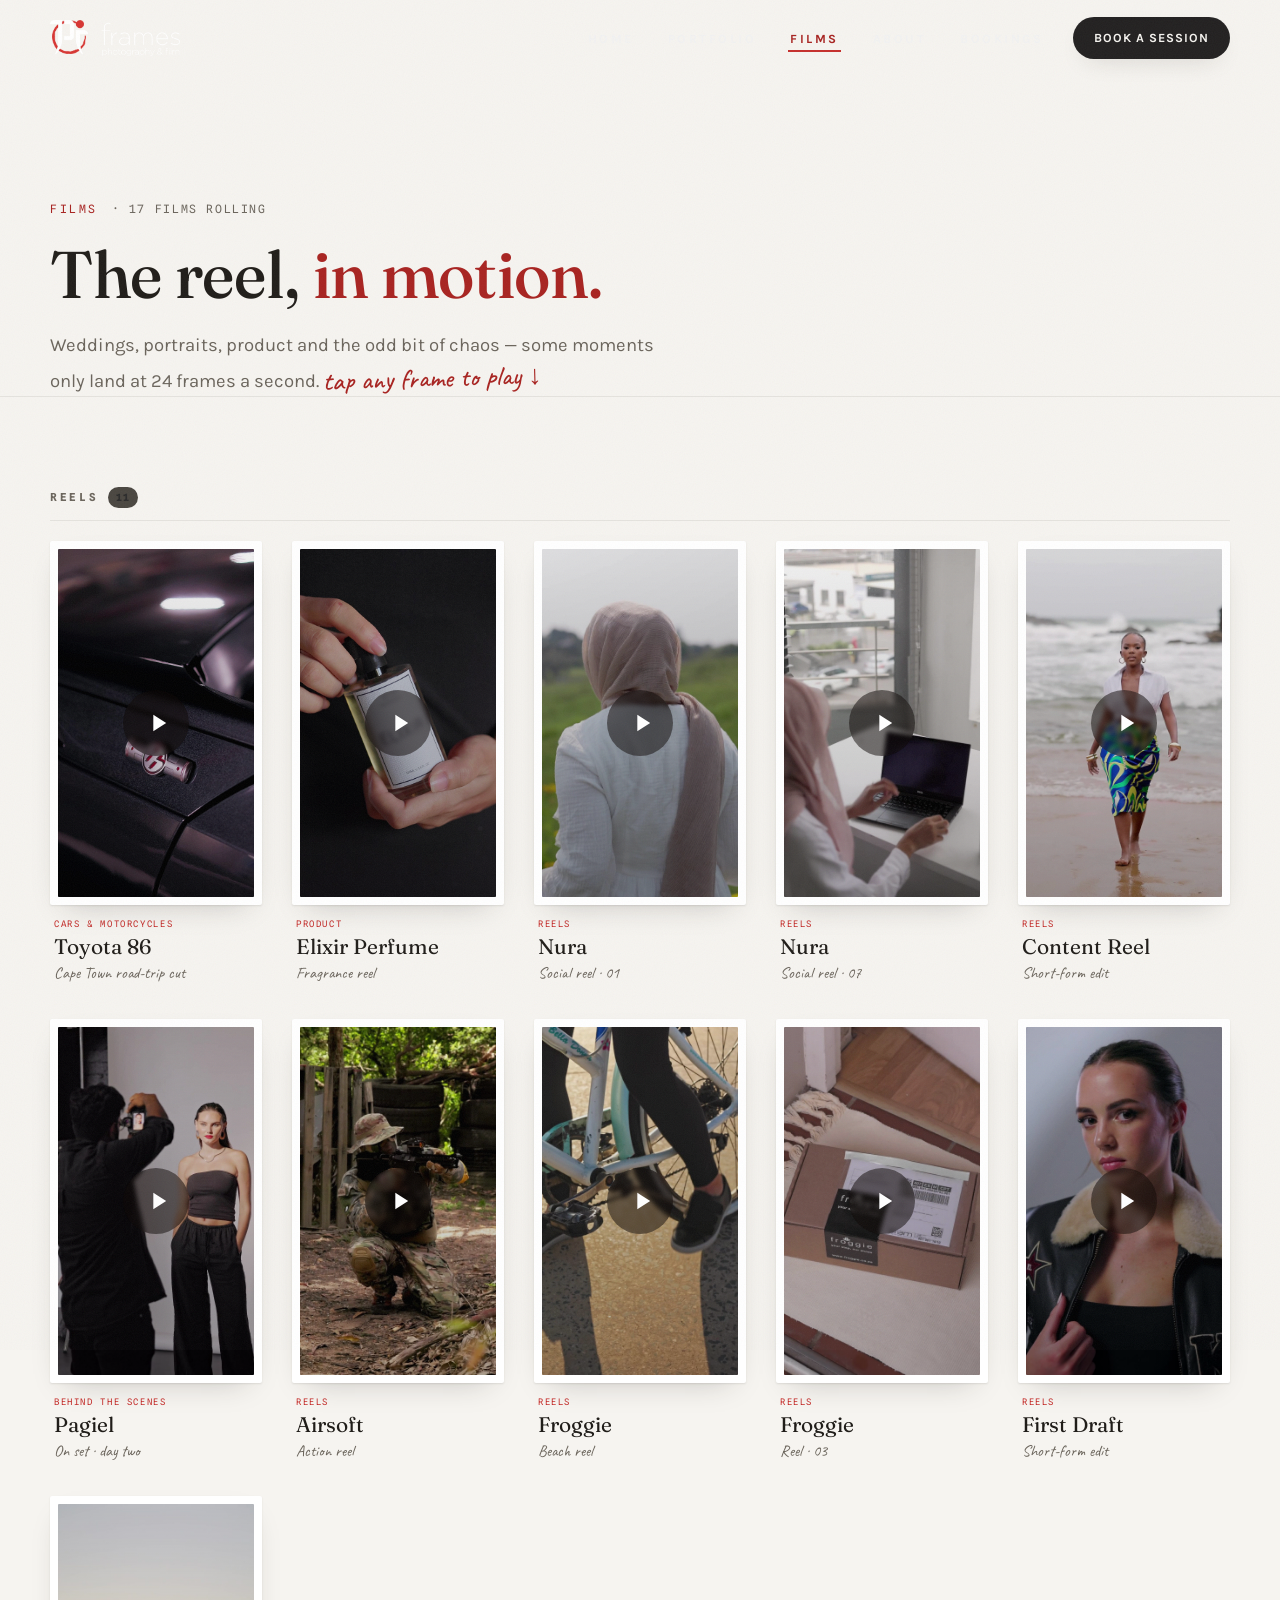
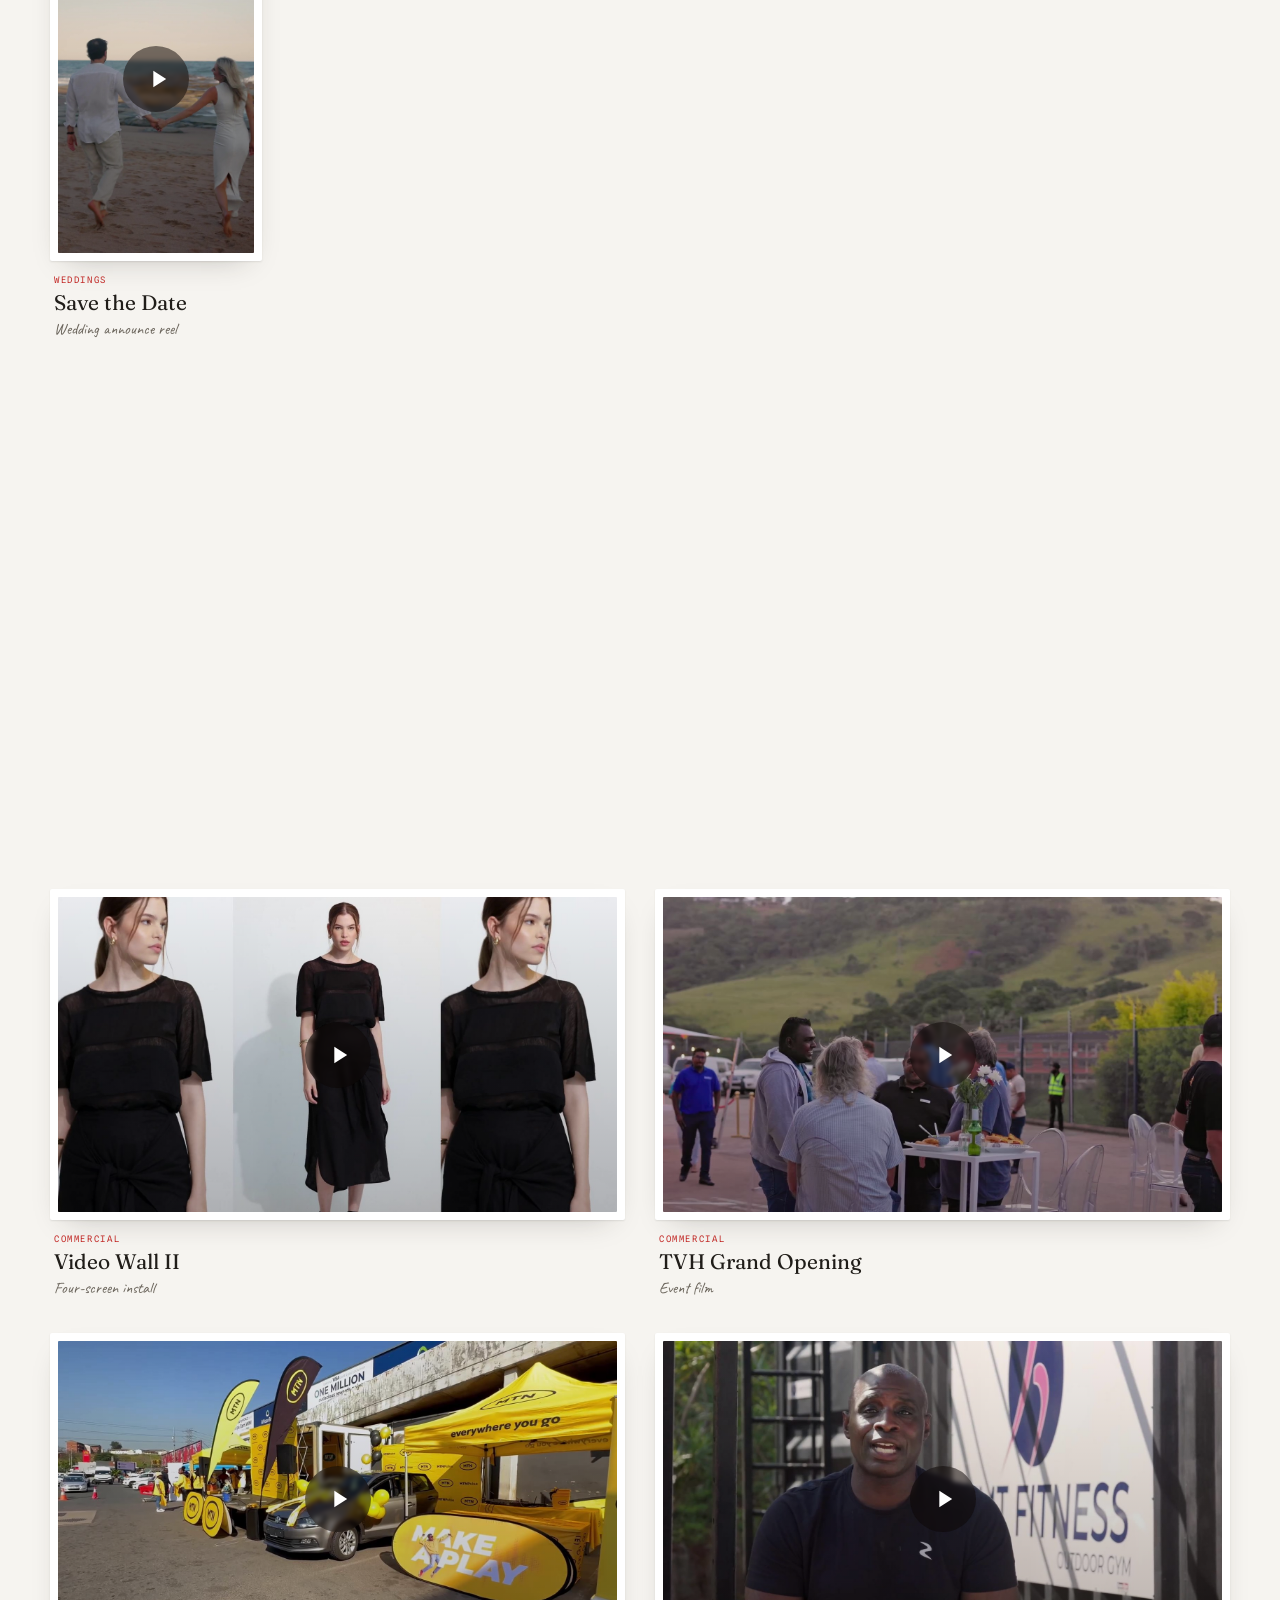
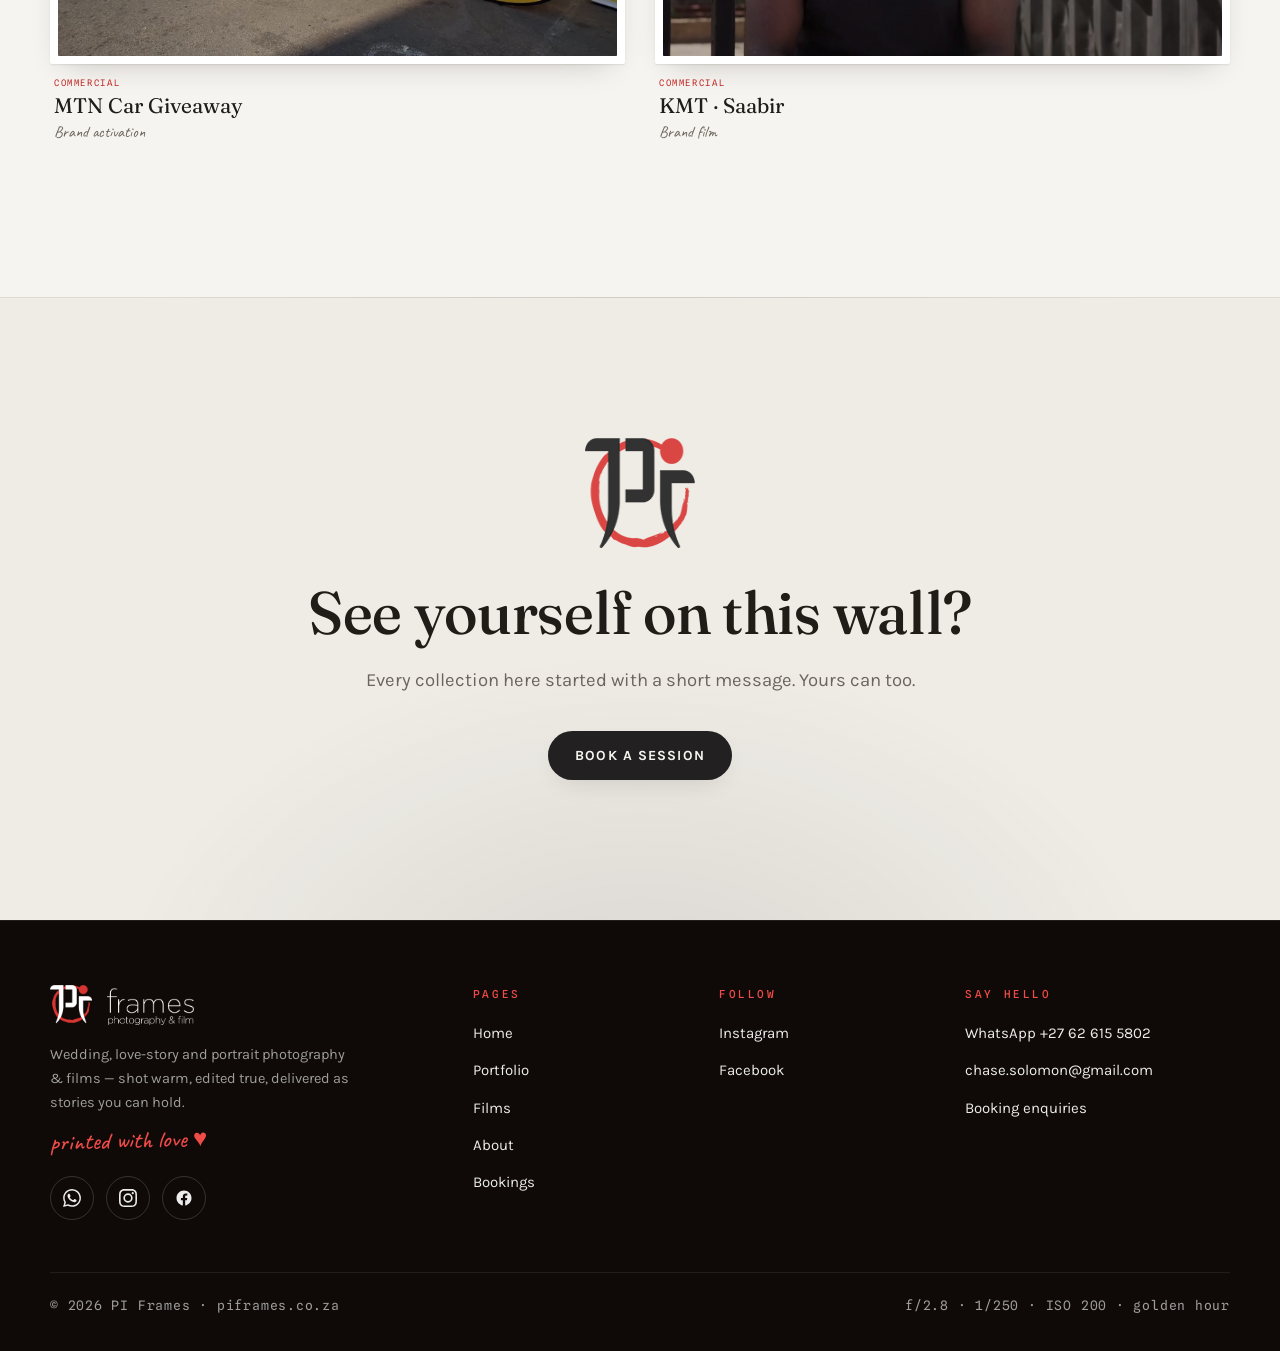
<file: films.html>
<!DOCTYPE html>
<html lang="en">
<head>
<meta charset="UTF-8">
<meta name="viewport" content="width=device-width, initial-scale=1.0, viewport-fit=cover">
<title>Films — PI Frames</title>
<meta name="description" content="Watch films by PI Frames — wedding and portrait reels, behind-the-scenes cuts and commercial video walls. Photography & films from South Africa.">
<meta name="theme-color" content="#16100c">
<link rel="canonical" href="https://piframes.co.za/films.html">
<meta property="og:title" content="Films — PI Frames">
<meta property="og:description" content="Watch films by PI Frames — wedding and portrait reels, behind-the-scenes cuts and commercial video walls. Photography & films from South Africa.">
<meta property="og:type" content="website">
<meta property="og:image" content="Media/home-poster.jpg">
<link rel="icon" type="image/png" href="Media/PI-Iconlight.png" media="(prefers-color-scheme: dark)">
  <link rel="icon" type="image/png" href="Media/PI-Icondark.png" media="(prefers-color-scheme: light)">
<link rel="preconnect" href="https://fonts.googleapis.com">
<link rel="preconnect" href="https://fonts.gstatic.com" crossorigin>
<link href="https://fonts.googleapis.com/css2?family=Fraunces:ital,opsz,wght@0,9..144,400;0,9..144,500;0,9..144,600;1,9..144,400&family=Karla:ital,wght@0,400;0,500;0,700;1,400&family=Caveat:wght@500;600&family=Spline+Sans+Mono:wght@400;500&display=swap" rel="stylesheet">
<link rel="stylesheet" href="css/style.css">
</head>
<body>

<header class="nav">
  <div class="wrap nav-inner">
    <a class="nav-logo" href="index.html" aria-label="PI Frames — home">
      <img class="logo-light" src="Media/PI-Logolight.png" alt="PI Frames" width="397" height="110"><img class="logo-dark" src="Media/PI-Logodark.png" alt="PI Frames" width="397" height="110">
    </a>
    <nav aria-label="Main">
      <ul class="nav-links"><li><a href="index.html">Home</a></li><li><a href="portfolio.html">Portfolio</a></li><li><a href="films.html" aria-current="page">Films</a></li><li><a href="about.html">About</a></li><li><a href="bookings.html">Bookings</a></li></ul>
    </nav>
    <a class="btn btn-solid nav-cta" href="bookings.html">Book a session</a>
    <button class="nav-burger" aria-expanded="false" aria-controls="menu" aria-label="Menu">
      <span></span><span></span><span></span>
    </button>
  </div>
</header>

<div class="menu" id="menu">
  <ul>
    <li><a href="index.html">Home</a></li>
    <li><a href="portfolio.html">Portfolio</a></li>
    <li><a href="films.html" aria-current="page">Films</a></li>
    <li><a href="about.html">About</a></li>
    <li><a href="bookings.html">Bookings</a></li>
  </ul>
  <p class="menu-note">Photography &amp; films · South Africa</p>
  <div class="menu-social">
    <a class="social-btn" href="https://wa.me/27626155802" target="_blank" rel="noopener" aria-label="WhatsApp"><svg viewBox="0 0 24 24" aria-hidden="true"><path d="M17.5 14.38c-.3-.15-1.76-.87-2.03-.97-.27-.1-.47-.15-.67.15-.2.3-.77.97-.94 1.17-.17.2-.35.22-.65.07-.3-.15-1.26-.46-2.4-1.48-.88-.79-1.48-1.76-1.65-2.06-.17-.3-.02-.46.13-.61.13-.13.3-.35.45-.52.15-.18.2-.3.3-.5.1-.2.05-.38-.02-.53-.08-.15-.68-1.62-.93-2.21-.24-.58-.49-.5-.67-.51l-.57-.01c-.2 0-.52.07-.8.37-.27.3-1.04 1.02-1.04 2.49s1.07 2.89 1.22 3.09c.15.2 2.1 3.2 5.08 4.49.71.3 1.26.49 1.7.62.71.23 1.36.2 1.87.12.57-.08 1.76-.72 2.01-1.41.25-.7.25-1.29.17-1.42-.07-.12-.27-.2-.57-.34m-5.42 7.4h-.01a9.87 9.87 0 0 1-5.03-1.37l-.36-.22-3.74.98 1-3.64-.24-.38a9.86 9.86 0 0 1-1.51-5.25c0-5.45 4.44-9.88 9.9-9.88a9.83 9.83 0 0 1 6.99 2.9 9.82 9.82 0 0 1 2.9 6.99c-.01 5.45-4.45 9.87-9.9 9.87m8.42-18.29A11.8 11.8 0 0 0 12.07 0C5.53 0 .2 5.33.2 11.87c0 2.1.55 4.14 1.58 5.94L.1 24l6.33-1.66a11.87 11.87 0 0 0 5.63 1.43h.01c6.54 0 11.86-5.32 11.86-11.87 0-3.17-1.23-6.15-3.47-8.39"/></svg></a>
    <a class="social-btn" href="https://www.instagram.com/chasesolomonphotography/" target="_blank" rel="noopener" aria-label="Instagram"><svg viewBox="0 0 24 24" aria-hidden="true"><path d="M12 2.2c3.2 0 3.6 0 4.9.1 1.2.1 1.8.2 2.2.4.6.2 1 .5 1.4.9.4.4.7.8.9 1.4.2.4.4 1 .4 2.2.1 1.3.1 1.7.1 4.9s0 3.6-.1 4.9c-.1 1.2-.2 1.8-.4 2.2-.2.6-.5 1-.9 1.4-.4.4-.8.7-1.4.9-.4.2-1 .4-2.2.4-1.3.1-1.7.1-4.9.1s-3.6 0-4.9-.1c-1.2-.1-1.8-.2-2.2-.4-.6-.2-1-.5-1.4-.9-.4-.4-.7-.8-.9-1.4-.2-.4-.4-1-.4-2.2C2.2 15.6 2.2 15.2 2.2 12s0-3.6.1-4.9c.1-1.2.2-1.8.4-2.2.2-.6.5-1 .9-1.4.4-.4.8-.7 1.4-.9.4-.2 1-.4 2.2-.4C8.4 2.2 8.8 2.2 12 2.2m0-2.2C8.7 0 8.3 0 7 .1 5.7.1 4.9.3 4.1.6c-.8.3-1.5.7-2.1 1.4C1.3 2.6.9 3.3.6 4.1.3 4.9.1 5.7.1 7 0 8.3 0 8.7 0 12s0 3.7.1 5c0 1.3.2 2.1.5 2.9.3.8.7 1.5 1.4 2.1.6.7 1.3 1.1 2.1 1.4.8.3 1.6.5 2.9.5 1.3.1 1.7.1 5 .1s3.7 0 5-.1c1.3 0 2.1-.2 2.9-.5.8-.3 1.5-.7 2.1-1.4.7-.6 1.1-1.3 1.4-2.1.3-.8.5-1.6.5-2.9.1-1.3.1-1.7.1-5s0-3.7-.1-5c0-1.3-.2-2.1-.5-2.9-.3-.8-.7-1.5-1.4-2.1C21.4 1.3 20.7.9 19.9.6c-.8-.3-1.6-.5-2.9-.5C15.7 0 15.3 0 12 0zm0 5.8A6.2 6.2 0 1 0 18.2 12 6.2 6.2 0 0 0 12 5.8zm0 10.2A4 4 0 1 1 16 12a4 4 0 0 1-4 4zM19.8 5.6a1.4 1.4 0 1 1-2.9 0 1.4 1.4 0 0 1 2.9 0z"/></svg></a>
    <a class="social-btn" href="https://www.facebook.com/ChaseSolomonPhotography/" target="_blank" rel="noopener" aria-label="Facebook"><svg viewBox="0 0 24 24" aria-hidden="true"><path d="M22 12.06C22 6.5 17.52 2 12 2S2 6.5 2 12.06c0 5.02 3.66 9.18 8.44 9.94v-7.03H7.9v-2.9h2.54V9.85c0-2.52 1.5-3.91 3.78-3.91 1.09 0 2.23.2 2.23.2v2.46h-1.26c-1.24 0-1.63.77-1.63 1.57v1.88h2.78l-.45 2.9h-2.33V22c4.78-.76 8.44-4.92 8.44-9.94z"/></svg></a>
  </div>
</div>

<main>
  <section class="page-hero" style="padding-bottom:0">
    <div class="wrap">
      <p class="eyebrow reveal">Films <span class="exif">· 17 films rolling</span></p>
      <h1 class="title reveal d1">The reel, <em>in motion.</em></h1>
      <p class="lede reveal d2" style="margin-top:18px">Weddings, portraits, product and the odd bit of chaos — some moments only land at 24 frames a second. <span class="hand">tap any frame to play ↓</span></p>
    </div>
  </section>

  <section class="section films-section" id="films">
    <div class="wrap">

      <h3 class="films-subhead reveal">Reels <span class="films-n">11</span></h3>
      <div class="films-grid films-grid--reels">
        <figure class="reel-card reveal">
          <div class="film-frame">
            <div class="yt-lite" data-yt="FZUpycmKsoI" data-short="1" role="button" tabindex="0"
                 aria-label="Play Toyota 86 film"
                 style="background-image:url('Media/poster-video-cars-toyota-86.jpg')">
              <span class="film-play" aria-hidden="true">
                <svg viewBox="0 0 24 24"><path d="M8 5v14l11-7z"/></svg>
              </span>
            </div>
          </div>
          <figcaption class="film-cap">
            <span class="film-tag">Cars &amp; Motorcycles</span>
            <span class="film-title">Toyota 86</span>
            <span class="film-note">Cape Town road-trip cut</span>
          </figcaption>
        </figure>
        <figure class="reel-card reveal d1">
          <div class="film-frame">
            <div class="yt-lite" data-yt="SGGWzcI-Baw" data-short="1" role="button" tabindex="0"
                 aria-label="Play Elixir Perfume film"
                 style="background-image:url('Media/poster-video-product-elixer-reel-5.jpg')">
              <span class="film-play" aria-hidden="true">
                <svg viewBox="0 0 24 24"><path d="M8 5v14l11-7z"/></svg>
              </span>
            </div>
          </div>
          <figcaption class="film-cap">
            <span class="film-tag">Product</span>
            <span class="film-title">Elixir Perfume</span>
            <span class="film-note">Fragrance reel</span>
          </figcaption>
        </figure>
        <figure class="reel-card reveal d2">
          <div class="film-frame">
            <div class="yt-lite" data-yt="Isp9Sp77s_Y" data-short="1" role="button" tabindex="0"
                 aria-label="Play Nura film"
                 style="background-image:url('Media/poster-video-nura-reels-1.jpg')">
              <span class="film-play" aria-hidden="true">
                <svg viewBox="0 0 24 24"><path d="M8 5v14l11-7z"/></svg>
              </span>
            </div>
          </div>
          <figcaption class="film-cap">
            <span class="film-tag">Reels</span>
            <span class="film-title">Nura</span>
            <span class="film-note">Social reel · 01</span>
          </figcaption>
        </figure>
        <figure class="reel-card reveal d3">
          <div class="film-frame">
            <div class="yt-lite" data-yt="UTc0Xs7qVME" data-short="1" role="button" tabindex="0"
                 aria-label="Play Nura film"
                 style="background-image:url('Media/poster-video-nura-reels-7.jpg')">
              <span class="film-play" aria-hidden="true">
                <svg viewBox="0 0 24 24"><path d="M8 5v14l11-7z"/></svg>
              </span>
            </div>
          </div>
          <figcaption class="film-cap">
            <span class="film-tag">Reels</span>
            <span class="film-title">Nura</span>
            <span class="film-note">Social reel · 07</span>
          </figcaption>
        </figure>
        <figure class="reel-card reveal">
          <div class="film-frame">
            <div class="yt-lite" data-yt="eicvUlHqKWE" data-short="1" role="button" tabindex="0"
                 aria-label="Play Content Reel film"
                 style="background-image:url('Media/poster-video-reels-content-2.jpg')">
              <span class="film-play" aria-hidden="true">
                <svg viewBox="0 0 24 24"><path d="M8 5v14l11-7z"/></svg>
              </span>
            </div>
          </div>
          <figcaption class="film-cap">
            <span class="film-tag">Reels</span>
            <span class="film-title">Content Reel</span>
            <span class="film-note">Short-form edit</span>
          </figcaption>
        </figure>
        <figure class="reel-card reveal d1">
          <div class="film-frame">
            <div class="yt-lite" data-yt="NapQdX2tDBg" data-short="1" role="button" tabindex="0"
                 aria-label="Play Pagiel film"
                 style="background-image:url('Media/poster-video-pagiel-bts-day-2.jpg')">
              <span class="film-play" aria-hidden="true">
                <svg viewBox="0 0 24 24"><path d="M8 5v14l11-7z"/></svg>
              </span>
            </div>
          </div>
          <figcaption class="film-cap">
            <span class="film-tag">Behind the Scenes</span>
            <span class="film-title">Pagiel</span>
            <span class="film-note">On set · day two</span>
          </figcaption>
        </figure>
        <figure class="reel-card reveal d2">
          <div class="film-frame">
            <div class="yt-lite" data-yt="9l8AlTGhlzk" data-short="1" role="button" tabindex="0"
                 aria-label="Play Airsoft film"
                 style="background-image:url('Media/poster-video-airsoft.jpg')">
              <span class="film-play" aria-hidden="true">
                <svg viewBox="0 0 24 24"><path d="M8 5v14l11-7z"/></svg>
              </span>
            </div>
          </div>
          <figcaption class="film-cap">
            <span class="film-tag">Reels</span>
            <span class="film-title">Airsoft</span>
            <span class="film-note">Action reel</span>
          </figcaption>
        </figure>
        <figure class="reel-card reveal d3">
          <div class="film-frame">
            <div class="yt-lite" data-yt="ulRKbHG1ABo" data-short="1" role="button" tabindex="0"
                 aria-label="Play Froggie film"
                 style="background-image:url('Media/poster-video-froggie-beach.jpg')">
              <span class="film-play" aria-hidden="true">
                <svg viewBox="0 0 24 24"><path d="M8 5v14l11-7z"/></svg>
              </span>
            </div>
          </div>
          <figcaption class="film-cap">
            <span class="film-tag">Reels</span>
            <span class="film-title">Froggie</span>
            <span class="film-note">Beach reel</span>
          </figcaption>
        </figure>
        <figure class="reel-card reveal">
          <div class="film-frame">
            <div class="yt-lite" data-yt="9oQ6HqlhMbg" data-short="1" role="button" tabindex="0"
                 aria-label="Play Froggie film"
                 style="background-image:url('Media/poster-video-froggie-3.jpg')">
              <span class="film-play" aria-hidden="true">
                <svg viewBox="0 0 24 24"><path d="M8 5v14l11-7z"/></svg>
              </span>
            </div>
          </div>
          <figcaption class="film-cap">
            <span class="film-tag">Reels</span>
            <span class="film-title">Froggie</span>
            <span class="film-note">Reel · 03</span>
          </figcaption>
        </figure>
        <figure class="reel-card reveal d1">
          <div class="film-frame">
            <div class="yt-lite" data-yt="eNimx4opeZQ" data-short="1" role="button" tabindex="0"
                 aria-label="Play First Draft film"
                 style="background-image:url('Media/poster-video-first-draft.jpg')">
              <span class="film-play" aria-hidden="true">
                <svg viewBox="0 0 24 24"><path d="M8 5v14l11-7z"/></svg>
              </span>
            </div>
          </div>
          <figcaption class="film-cap">
            <span class="film-tag">Reels</span>
            <span class="film-title">First Draft</span>
            <span class="film-note">Short-form edit</span>
          </figcaption>
        </figure>
        <figure class="reel-card reveal d2">
          <div class="film-frame">
            <div class="yt-lite" data-yt="ZPe0mCKNR0c" data-short="1" role="button" tabindex="0"
                 aria-label="Play Save the Date film"
                 style="background-image:url('Media/poster-video-save-the-date.jpg')">
              <span class="film-play" aria-hidden="true">
                <svg viewBox="0 0 24 24"><path d="M8 5v14l11-7z"/></svg>
              </span>
            </div>
          </div>
          <figcaption class="film-cap">
            <span class="film-tag">Weddings</span>
            <span class="film-title">Save the Date</span>
            <span class="film-note">Wedding announce reel</span>
          </figcaption>
        </figure>
      </div>

      <h3 class="films-subhead reveal">Films &amp; Commercials <span class="films-n">6</span></h3>
      <div class="films-grid films-grid--wide">
        <figure class="reel-card reveal">
          <div class="film-frame">
            <div class="yt-lite" data-yt="CzkZBLPwQuo" role="button" tabindex="0"
                 aria-label="Play Beach Shoot film"
                 style="background-image:url('Media/poster-video-beach-bts-youtube.jpg')">
              <span class="film-play" aria-hidden="true">
                <svg viewBox="0 0 24 24"><path d="M8 5v14l11-7z"/></svg>
              </span>
            </div>
          </div>
          <figcaption class="film-cap">
            <span class="film-tag">Behind the Scenes</span>
            <span class="film-title">Beach Shoot</span>
            <span class="film-note">Full BTS · YouTube cut</span>
          </figcaption>
        </figure>
        <figure class="reel-card reveal d1">
          <div class="film-frame">
            <div class="yt-lite" data-yt="BmA5bR8Gb9A" role="button" tabindex="0"
                 aria-label="Play Video Wall film"
                 style="background-image:url('Media/poster-video-4-screen-video-wall.jpg')">
              <span class="film-play" aria-hidden="true">
                <svg viewBox="0 0 24 24"><path d="M8 5v14l11-7z"/></svg>
              </span>
            </div>
          </div>
          <figcaption class="film-cap">
            <span class="film-tag">Commercial</span>
            <span class="film-title">Video Wall</span>
            <span class="film-note">Four-screen install</span>
          </figcaption>
        </figure>
        <figure class="reel-card reveal d2">
          <div class="film-frame">
            <div class="yt-lite" data-yt="IORFdg3TbII" role="button" tabindex="0"
                 aria-label="Play Video Wall II film"
                 style="background-image:url('Media/poster-video-4-screen-video-wall-2.jpg')">
              <span class="film-play" aria-hidden="true">
                <svg viewBox="0 0 24 24"><path d="M8 5v14l11-7z"/></svg>
              </span>
            </div>
          </div>
          <figcaption class="film-cap">
            <span class="film-tag">Commercial</span>
            <span class="film-title">Video Wall II</span>
            <span class="film-note">Four-screen install</span>
          </figcaption>
        </figure>
        <figure class="reel-card reveal d3">
          <div class="film-frame">
            <div class="yt-lite" data-yt="hibXxeksTSM" role="button" tabindex="0"
                 aria-label="Play TVH Grand Opening film"
                 style="background-image:url('Media/poster-video-tvh-grand-opening.jpg')">
              <span class="film-play" aria-hidden="true">
                <svg viewBox="0 0 24 24"><path d="M8 5v14l11-7z"/></svg>
              </span>
            </div>
          </div>
          <figcaption class="film-cap">
            <span class="film-tag">Commercial</span>
            <span class="film-title">TVH Grand Opening</span>
            <span class="film-note">Event film</span>
          </figcaption>
        </figure>
        <figure class="reel-card reveal">
          <div class="film-frame">
            <div class="yt-lite" data-yt="8FUQRXQvLFg" role="button" tabindex="0"
                 aria-label="Play MTN Car Giveaway film"
                 style="background-image:url('Media/poster-video-mtn-car-giveaway.jpg')">
              <span class="film-play" aria-hidden="true">
                <svg viewBox="0 0 24 24"><path d="M8 5v14l11-7z"/></svg>
              </span>
            </div>
          </div>
          <figcaption class="film-cap">
            <span class="film-tag">Commercial</span>
            <span class="film-title">MTN Car Giveaway</span>
            <span class="film-note">Brand activation</span>
          </figcaption>
        </figure>
        <figure class="reel-card reveal d1">
          <div class="film-frame">
            <div class="yt-lite" data-yt="th12SWPVEVA" role="button" tabindex="0"
                 aria-label="Play KMT · Saabir film"
                 style="background-image:url('Media/poster-video-kmt-saabir.jpg')">
              <span class="film-play" aria-hidden="true">
                <svg viewBox="0 0 24 24"><path d="M8 5v14l11-7z"/></svg>
              </span>
            </div>
          </div>
          <figcaption class="film-cap">
            <span class="film-tag">Commercial</span>
            <span class="film-title">KMT · Saabir</span>
            <span class="film-note">Brand film</span>
          </figcaption>
        </figure>
      </div>
  </section>

  <section class="cta-band">
    <div class="wrap reveal">
      <picture><source srcset="Media/PI-Icondark.png" media="(prefers-color-scheme: light)"><img class="aperture" src="Media/PI-Iconlight.png" alt="" loading="lazy"></picture>
      <h2 class="title">See yourself on this wall?</h2>
      <p class="lede">Every collection here started with a short message. Yours can too.</p>
      <a class="btn btn-solid" href="bookings.html">Book a session</a>
    </div>
  </section>
</main>

<footer class="footer">
  <div class="wrap">
    <div class="footer-grid">
      <div class="footer-logo">
        <img src="Media/PI-Logolight.png" alt="PI Frames">
        <p class="footer-blurb">Wedding, love-story and portrait photography &amp; films — shot warm, edited true, delivered as stories you can hold.</p>
        <span class="hand">printed with love ♥</span>
        <div class="social-row footer-social">
          <a class="social-btn" href="https://wa.me/27626155802" target="_blank" rel="noopener" aria-label="WhatsApp"><svg viewBox="0 0 24 24" aria-hidden="true"><path d="M17.5 14.38c-.3-.15-1.76-.87-2.03-.97-.27-.1-.47-.15-.67.15-.2.3-.77.97-.94 1.17-.17.2-.35.22-.65.07-.3-.15-1.26-.46-2.4-1.48-.88-.79-1.48-1.76-1.65-2.06-.17-.3-.02-.46.13-.61.13-.13.3-.35.45-.52.15-.18.2-.3.3-.5.1-.2.05-.38-.02-.53-.08-.15-.68-1.62-.93-2.21-.24-.58-.49-.5-.67-.51l-.57-.01c-.2 0-.52.07-.8.37-.27.3-1.04 1.02-1.04 2.49s1.07 2.89 1.22 3.09c.15.2 2.1 3.2 5.08 4.49.71.3 1.26.49 1.7.62.71.23 1.36.2 1.87.12.57-.08 1.76-.72 2.01-1.41.25-.7.25-1.29.17-1.42-.07-.12-.27-.2-.57-.34m-5.42 7.4h-.01a9.87 9.87 0 0 1-5.03-1.37l-.36-.22-3.74.98 1-3.64-.24-.38a9.86 9.86 0 0 1-1.51-5.25c0-5.45 4.44-9.88 9.9-9.88a9.83 9.83 0 0 1 6.99 2.9 9.82 9.82 0 0 1 2.9 6.99c-.01 5.45-4.45 9.87-9.9 9.87m8.42-18.29A11.8 11.8 0 0 0 12.07 0C5.53 0 .2 5.33.2 11.87c0 2.1.55 4.14 1.58 5.94L.1 24l6.33-1.66a11.87 11.87 0 0 0 5.63 1.43h.01c6.54 0 11.86-5.32 11.86-11.87 0-3.17-1.23-6.15-3.47-8.39"/></svg></a>
          <a class="social-btn" href="https://www.instagram.com/chasesolomonphotography/" target="_blank" rel="noopener" aria-label="Instagram"><svg viewBox="0 0 24 24" aria-hidden="true"><path d="M12 2.2c3.2 0 3.6 0 4.9.1 1.2.1 1.8.2 2.2.4.6.2 1 .5 1.4.9.4.4.7.8.9 1.4.2.4.4 1 .4 2.2.1 1.3.1 1.7.1 4.9s0 3.6-.1 4.9c-.1 1.2-.2 1.8-.4 2.2-.2.6-.5 1-.9 1.4-.4.4-.8.7-1.4.9-.4.2-1 .4-2.2.4-1.3.1-1.7.1-4.9.1s-3.6 0-4.9-.1c-1.2-.1-1.8-.2-2.2-.4-.6-.2-1-.5-1.4-.9-.4-.4-.7-.8-.9-1.4-.2-.4-.4-1-.4-2.2C2.2 15.6 2.2 15.2 2.2 12s0-3.6.1-4.9c.1-1.2.2-1.8.4-2.2.2-.6.5-1 .9-1.4.4-.4.8-.7 1.4-.9.4-.2 1-.4 2.2-.4C8.4 2.2 8.8 2.2 12 2.2m0-2.2C8.7 0 8.3 0 7 .1 5.7.1 4.9.3 4.1.6c-.8.3-1.5.7-2.1 1.4C1.3 2.6.9 3.3.6 4.1.3 4.9.1 5.7.1 7 0 8.3 0 8.7 0 12s0 3.7.1 5c0 1.3.2 2.1.5 2.9.3.8.7 1.5 1.4 2.1.6.7 1.3 1.1 2.1 1.4.8.3 1.6.5 2.9.5 1.3.1 1.7.1 5 .1s3.7 0 5-.1c1.3 0 2.1-.2 2.9-.5.8-.3 1.5-.7 2.1-1.4.7-.6 1.1-1.3 1.4-2.1.3-.8.5-1.6.5-2.9.1-1.3.1-1.7.1-5s0-3.7-.1-5c0-1.3-.2-2.1-.5-2.9-.3-.8-.7-1.5-1.4-2.1C21.4 1.3 20.7.9 19.9.6c-.8-.3-1.6-.5-2.9-.5C15.7 0 15.3 0 12 0zm0 5.8A6.2 6.2 0 1 0 18.2 12 6.2 6.2 0 0 0 12 5.8zm0 10.2A4 4 0 1 1 16 12a4 4 0 0 1-4 4zM19.8 5.6a1.4 1.4 0 1 1-2.9 0 1.4 1.4 0 0 1 2.9 0z"/></svg></a>
          <a class="social-btn" href="https://www.facebook.com/ChaseSolomonPhotography/" target="_blank" rel="noopener" aria-label="Facebook"><svg viewBox="0 0 24 24" aria-hidden="true"><path d="M22 12.06C22 6.5 17.52 2 12 2S2 6.5 2 12.06c0 5.02 3.66 9.18 8.44 9.94v-7.03H7.9v-2.9h2.54V9.85c0-2.52 1.5-3.91 3.78-3.91 1.09 0 2.23.2 2.23.2v2.46h-1.26c-1.24 0-1.63.77-1.63 1.57v1.88h2.78l-.45 2.9h-2.33V22c4.78-.76 8.44-4.92 8.44-9.94z"/></svg></a>
        </div>
      </div>
      <div class="footer-col">
        <h4>Pages</h4>
        <ul>
          <li><a href="index.html">Home</a></li>
          <li><a href="portfolio.html">Portfolio</a></li>
          <li><a href="films.html">Films</a></li>
          <li><a href="about.html">About</a></li>
          <li><a href="bookings.html">Bookings</a></li>
        </ul>
      </div>
      <div class="footer-col">
        <h4>Follow</h4>
        <ul>
          <li><a href="https://www.instagram.com/chasesolomonphotography/" target="_blank" rel="noopener">Instagram</a></li>
          <li><a href="https://www.facebook.com/ChaseSolomonPhotography/" target="_blank" rel="noopener">Facebook</a></li>
        </ul>
      </div>
      <div class="footer-col">
        <h4>Say hello</h4>
        <ul>
          <li><a href="https://wa.me/27626155802" target="_blank" rel="noopener">WhatsApp +27 62 615 5802</a></li>
          <li><a href="mailto:chase.solomon@gmail.com">chase.solomon@gmail.com</a></li>
          <li><a href="bookings.html">Booking enquiries</a></li>
        </ul>
      </div>
    </div>
    <div class="footer-bottom">
      <span>© <span id="year">2026</span> PI Frames · piframes.co.za</span>
      <span>f/2.8 · 1/250 · ISO 200 · golden hour</span>
    </div>
  </div>
</footer>
<script src="js/main.js"></script>
</body>
</html>
</file>
<file: css/style.css>
/* ============================================================
   PI FRAMES — piframes.co.za
   "The Darkroom Wall" — greyscale + brand red (#d73532) accent
   Display: Fraunces · Body: Karla · Hand: Caveat · Mono: Spline Sans Mono
   ============================================================ */

:root{
  /* palette — neutral greyscale; the photographs carry the colour */
  --ink:        #121212;   /* neutral near-black */
  --ink-2:      #1b1b1b;   /* raised surface */
  --ink-3:      #242424;
  --paper:      #f4f4f4;   /* print-paper white */
  --paper-2:    #e9e9e9;
  --paper-ink:  #2b2b2b;   /* pencil on paper */
  --paper-soft: #6f6f6f;
  --amber:      #f2f2f2;   /* neutral accent for fills/buttons */
  --amber-hot:  #ffffff;
  --amber-deep: #8f8f8f;
  --edge:       #bdbdbd;   /* film edge-print */
  --text:       #ececec;
  --muted:      #9d9d9d;
  --line:       rgba(255,255,255,.16);
  --line-soft:  rgba(255,255,255,.08);

  /* semantic surfaces & overlays — flipped in the light-mode block below.
     Using these instead of hardcoded rgba(255,255,255,…) lets the whole UI
     invert cleanly for light mode. */
  --surface-1:  rgba(255,255,255,.02);   /* faint raised tint (tiles, cards) */
  --surface-2:  rgba(255,255,255,.04);   /* slightly stronger */
  --surface-3:  rgba(255,255,255,.06);   /* hover / active tint */
  --surface-4:  rgba(255,255,255,.10);   /* pressed / selected */
  --hairline:   rgba(255,255,255,.28);   /* subtle light divider */
  --scrim:      rgba(12,7,4,.55);         /* dark scrim over media (play buttons) */
  --paper-sheen-a: rgba(255,255,255,.5);  /* polaroid paper gradient top */
  --paper-sheen-b: rgba(205,205,205,.28); /* polaroid paper gradient bottom */

  /* brand red — sampled from the PI Frames logo aperture (#d73532).
     Used sparingly as a signature accent so it reads as "brand", not decoration. */
  --brand:      #d73532;
  --brand-hot:  #ef4b48;   /* brighter, for hover/emphasis on dark */
  --brand-soft: rgba(215,53,50,.16);

  --font-display:"Fraunces", "Iowan Old Style", Georgia, serif;
  --font-body:"Karla", "Helvetica Neue", Arial, sans-serif;
  --font-hand:"Caveat", "Segoe Script", cursive;
  --font-mono:"Spline Sans Mono", "SFMono-Regular", Consolas, monospace;

  --wrap: 1180px;
  --gutter: clamp(20px, 5vw, 48px);
  --sec: clamp(72px, 12vw, 150px);

  --shadow-print: 0 1px 2px rgba(0,0,0,.45), 0 14px 34px -14px rgba(0,0,0,.6);
  --shadow-lift:  0 2px 4px rgba(0,0,0,.4), 0 26px 50px -18px rgba(0,0,0,.65);
  --ease: cubic-bezier(.22,.75,.3,1);

  /* header bar background (frosted). Flipped in light mode so the logo + nav
     links + CTA sit on a matching bar instead of a stuck-dark one. */
  --nav-bg:      rgba(18,12,8,.86);
  --btn-glow:    rgba(255,255,255,.30);   /* solid-button drop glow (dark mode) */
}

/* ============================================================
   LIGHT MODE — a warm gallery-white, like a printed portfolio.
   Follows the visitor's OS/browser setting automatically.
   Only the palette variables change; every component that uses
   var(--…) recolours itself. The photographs stay untouched.
   ============================================================ */
@media (prefers-color-scheme: light){
  :root{
    /* backgrounds: warm off-white paper, not clinical white */
    --ink:        #f6f4f0;   /* page background */
    --ink-2:      #efece6;   /* raised surface */
    --ink-3:      #e7e3db;

    /* "paper" tokens (used for cards/prints) become soft ink on light */
    --paper:      #ffffff;   /* still the whitest layer (prints on wall) */
    --paper-2:    #f1efe9;
    --paper-ink:  #2b2b2b;
    --paper-soft: #6f6f6f;

    /* neutral accent for fills/buttons flips to dark ink */
    --amber:      #222020;
    --amber-hot:  #000000;
    --amber-deep: #7a746c;
    --edge:       #4a4640;   /* film edge-print, readable on light */

    /* text: warm near-black on paper */
    --text:       #201d19;
    --muted:      #6b655c;
    --line:       rgba(30,25,20,.16);
    --line-soft:  rgba(30,25,20,.08);

    /* surfaces & overlays invert: faint DARK tints on light bg */
    --surface-1:  rgba(30,25,20,.03);
    --surface-2:  rgba(30,25,20,.05);
    --surface-3:  rgba(30,25,20,.07);
    --surface-4:  rgba(30,25,20,.11);
    --hairline:   rgba(30,25,20,.22);
    --scrim:      rgba(12,7,4,.5);       /* scrim over media stays dark (media is dark) */

    /* brand red: nudge slightly deeper so it holds contrast on white */
    --brand:      #c62f2c;
    --brand-hot:  #a82320;   /* darker on hover for light bg */
    --brand-soft: rgba(198,47,44,.12);

    /* shadows: soft grey, not heavy black, so cards float gently on paper */
    --shadow-print: 0 1px 2px rgba(40,35,30,.10), 0 12px 30px -16px rgba(40,35,30,.28);
    --shadow-lift:  0 2px 6px rgba(40,35,30,.12), 0 24px 46px -20px rgba(40,35,30,.34);

    /* frosted header becomes light so dark nav text + dark logo are readable */
    --nav-bg:      rgba(248,246,242,.88);
    --btn-glow:    rgba(40,35,30,.18);   /* softer, darker drop for light bg */
  }
}

/* ---------- base ---------- */
*,*::before,*::after{ box-sizing:border-box; }
html{ scroll-behavior:smooth; -webkit-text-size-adjust:100%; overflow-x:clip; color-scheme:light dark; }
body{
  margin:0;
  background:var(--ink);
  color:var(--text);
  font-family:var(--font-body);
  font-size:16.5px;
  line-height:1.65;
  -webkit-font-smoothing:antialiased;
  overflow-x:hidden;
}
img{ max-width:100%; display:block; }
figure{ margin:0; }
a{ color:inherit; }
button{ font:inherit; cursor:pointer; }
::selection{ background:var(--brand); color:#fff; }

:focus-visible{
  outline:2px solid var(--brand-hot);
  outline-offset:3px;
  border-radius:2px;
}

/* film grain over everything */
body::after{
  content:"";
  position:fixed; inset:-50%;
  pointer-events:none;
  z-index:2000;
  opacity:.05;
  background-image:url("data:image/svg+xml,%3Csvg xmlns='http://www.w3.org/2000/svg' width='240' height='240'%3E%3Cfilter id='n'%3E%3CfeTurbulence type='fractalNoise' baseFrequency='0.9' numOctaves='2' stitchTiles='stitch'/%3E%3C/filter%3E%3Crect width='100%25' height='100%25' filter='url(%23n)'/%3E%3C/svg%3E");
}

.wrap{ width:min(var(--wrap), 100% - var(--gutter)*2); margin-inline:auto; }

/* ---------- type helpers ---------- */
.eyebrow{
  font-family:var(--font-mono);
  font-size:11.5px;
  letter-spacing:.22em;
  text-transform:uppercase;
  color:var(--brand-hot);
  display:flex; align-items:center; gap:14px;
  margin:0 0 18px;
}
.eyebrow .exif{ color:var(--muted); letter-spacing:.14em; }

.title{
  font-family:var(--font-display);
  font-weight:500;
  font-optical-sizing:auto;
  font-size:clamp(30px, 4.6vw, 52px);
  line-height:1.14;
  letter-spacing:-.005em;
  margin:0 0 18px;
  color:var(--text);
  text-wrap:balance;
}
.title em{ font-style:normal; color:var(--brand-hot); }

.lede{
  color:var(--muted);
  font-size:clamp(16px, 1.6vw, 18.5px);
  max-width:56ch;
  margin:0;
}
.hand{
  font-family:var(--font-hand);
  font-weight:500;
  color:var(--brand-hot);
  font-size:clamp(21px, 2.4vw, 27px);
  line-height:1.3;
  transform:rotate(-1.6deg);
  display:inline-block;
}

/* ---------- buttons ---------- */
.btn{
  display:inline-flex; align-items:center; justify-content:center; gap:10px;
  min-height:48px;
  padding:12px 26px;
  border-radius:999px;
  font-family:var(--font-body);
  font-weight:700; font-size:14px;
  letter-spacing:.08em; text-transform:uppercase;
  text-decoration:none;
  border:1px solid transparent;
  transition:transform .25s var(--ease), background .25s, color .25s, border-color .25s, box-shadow .25s;
}
.btn-solid{
  background:var(--amber); color:var(--ink);
  box-shadow:0 10px 26px -12px var(--btn-glow);
}
.btn-solid:hover{ background:var(--amber-hot); transform:translateY(-2px); }
.btn-ghost{
  background:transparent; color:var(--text);
  border-color:var(--line);
}
.btn-ghost:hover{ border-color:var(--brand); color:var(--brand-hot); transform:translateY(-2px); }
.btn-paper{
  background:var(--paper); color:var(--paper-ink);
}
.btn-paper:hover{ background:#fff; transform:translateY(-2px); }

/* ============================================================
   POLAROID — the signature component
   ============================================================ */
.polaroid{
  --chin: 46px;
  container-type:inline-size;
  background:var(--paper);
  background-image:linear-gradient(160deg, rgba(255,255,255,.5), rgba(205,205,205,.28) 70%);
  padding:10px 10px var(--chin);
  border-radius:2.5px;
  box-shadow:var(--shadow-print);
  position:relative;
  color:var(--paper-ink);
}
.polaroid > img{
  width:100%; height:100%;
  object-fit:cover;
  border-radius:1.5px;
  background:#111;
}
.polaroid .frame{ /* image window with fixed ratio */
  overflow:hidden; border-radius:1.5px; background:#0d0906;
}
.polaroid .frame img{ width:100%; height:100%; object-fit:cover; }
.polaroid .cap{
  position:absolute; left:8px; right:8px; bottom:8px;
  height:calc(var(--chin) - 14px);
  display:flex; align-items:center; justify-content:center;
  font-family:var(--font-hand);
  font-size:clamp(11px, 8cqi, 22px); font-weight:500;
  color:#3a3a3a;
  transform:rotate(-1.2deg);
  white-space:nowrap; overflow:hidden; text-overflow:ellipsis;
  max-width:100%;
}

/* masking tape */
.tape{
  position:absolute;
  width:92px; height:26px;
  top:-13px; left:50%;
  transform:translateX(-50%) rotate(-3deg);
  background:linear-gradient(rgba(255,255,255,.5), rgba(228,228,228,.42));
  box-shadow:0 2px 4px rgba(0,0,0,.22);
  border-left:1px dashed rgba(80,60,40,.16);
  border-right:1px dashed rgba(80,60,40,.16);
  pointer-events:none;
}
.tape.tl{ left:6%; top:-9px; transform:rotate(-38deg); width:72px; }
.tape.tr{ left:auto; right:4%; top:2px; transform:rotate(42deg); width:72px; }

/* push-pin */
.pin{
  position:absolute; top:-9px; left:50%; transform:translateX(-50%);
  width:16px; height:16px; border-radius:50%;
  background:radial-gradient(circle at 34% 30%, var(--brand-hot), var(--brand) 68%);
  box-shadow:0 3px 5px rgba(0,0,0,.5), inset 0 -2px 3px rgba(0,0,0,.3);
  pointer-events:none;
}

/* ============================================================
   NAV
   ============================================================ */
.nav{
  position:fixed; inset:0 0 auto; z-index:120;
  transition:background .35s, box-shadow .35s;
}
.nav.scrolled{
  background:var(--nav-bg);
  backdrop-filter:blur(12px);
  -webkit-backdrop-filter:blur(12px);
  box-shadow:0 1px 0 var(--line-soft), 0 14px 30px -20px rgba(0,0,0,.7);
}
.nav-inner{
  display:flex; align-items:center; gap:28px;
  min-height:76px;
}
.nav-logo{ margin-right:auto; display:flex; align-items:center; }
.nav-logo img{ height:36px; width:auto; }

/* ---- logo + nav-link colour by state ----
   The header is transparent at the top (sitting over the dark hero image) and
   only gains a solid bar once scrolled. So:
     • top (transparent, over dark hero)  → always LIGHT logo + LIGHT links
     • scrolled (bar shows)                → follow the theme
   CSS can't read scroll position, so JS toggles .nav.scrolled; we key off it. */
.nav-logo .logo-dark{ display:none; }         /* default: show light logo (over dark hero) */
.nav-logo .logo-light{ display:block; }
.nav-links{
  display:flex; align-items:center; gap:30px;
  list-style:none; margin:0; padding:0;
}
.nav-links a{
  font-size:12.5px; font-weight:700;
  letter-spacing:.2em; text-transform:uppercase;
  text-decoration:none;
  color:#f2f2f2;                 /* default: light, for over the dark hero */
  padding:8px 2px; position:relative;
  transition:color .3s var(--ease);
}
.nav-links a::after{
  content:""; position:absolute; left:0; right:100%; bottom:2px;
  height:2px; background:var(--brand);
  transition:right .3s var(--ease);
}
.nav-links a:hover::after, .nav-links a[aria-current="page"]::after{ right:0; }
.nav-links a[aria-current="page"]{ color:var(--brand-hot); }

/* When scrolled in LIGHT mode, the bar is light → switch logo + links to dark. */
@media (prefers-color-scheme: light){
  .nav.scrolled .nav-logo .logo-light{ display:none; }
  .nav.scrolled .nav-logo .logo-dark{ display:block; }
  .nav.scrolled .nav-links a{ color:var(--text); }
  .nav.scrolled .nav-links a[aria-current="page"]{ color:var(--brand-hot); }
}
/* In dark mode the bar is dark, so the light logo + light links stay correct
   in both states — no override needed. */
.nav-cta{ min-height:42px; padding:9px 20px; font-size:12.5px; }

.nav-burger{
  display:none;
  width:48px; height:48px;
  background:transparent; border:1px solid var(--line); border-radius:12px;
  position:relative;
}
.nav-burger span{
  position:absolute; left:13px; right:13px; height:2px;
  background:var(--text); border-radius:2px;
  transition:transform .3s var(--ease), opacity .2s, top .3s var(--ease);
}
.nav-burger span:nth-child(1){ top:17px; }
.nav-burger span:nth-child(2){ top:23px; }
.nav-burger span:nth-child(3){ top:29px; }
.nav-burger[aria-expanded="true"] span:nth-child(1){ top:23px; transform:rotate(45deg); }
.nav-burger[aria-expanded="true"] span:nth-child(2){ opacity:0; }
.nav-burger[aria-expanded="true"] span:nth-child(3){ top:23px; transform:rotate(-45deg); }

/* mobile menu sheet */
.menu{
  position:fixed; inset:0; z-index:110;
  background:linear-gradient(180deg, rgba(22,15,10,.97), rgba(16,11,7,.99));
  backdrop-filter:blur(10px);
  display:flex; flex-direction:column; justify-content:center;
  padding:100px var(--gutter) 48px;
  opacity:0; visibility:hidden; transform:translateY(-8px);
  transition:opacity .35s var(--ease), transform .35s var(--ease), visibility 0s .35s;
  /* the menu overlay is always dark (both themes) — pin light-on-dark tokens
     so links, note, dividers and social icons stay readable in light mode too. */
  --text:      #ececec;
  --muted:     #b7b1a8;
  --line:      rgba(255,255,255,.16);
  --line-soft: rgba(255,255,255,.10);
  --brand-hot: #ef4b48;
}
.menu.open{ opacity:1; visibility:visible; transform:none; transition-delay:0s; }
.menu ul{ list-style:none; margin:0; padding:0; }
.menu a{
  display:block; text-decoration:none;
  font-family:var(--font-display);
  font-size:clamp(34px, 9vw, 48px);
  color:var(--text);
  padding:12px 0;
  border-bottom:1px solid var(--line-soft);
}
.menu a[aria-current="page"], .menu a:hover{ color:var(--brand-hot); }
.menu .menu-note{ margin-top:26px; color:var(--muted); font-size:14px; }
.menu .menu-social{ display:flex; gap:18px; margin-top:22px; }
/* menu social icons float in open space — give them a clear, solid edge + fill
   so they read as buttons against the dark overlay (not faint outlines). */
.menu .menu-social .social-btn{
  width:48px; height:48px;
  border:1.5px solid rgba(255,255,255,.55);
  background:rgba(255,255,255,.12);
  color:#ffffff;
}
.menu .menu-social .social-btn svg{ width:20px; height:20px; }
.menu .menu-social .social-btn:hover{
  border-color:var(--brand-hot); background:var(--brand); color:#fff; transform:translateY(-3px);
}

/* ============================================================
   HERO (home)
   ============================================================ */
.hero{
  position:relative;
  min-height:min(100svh, 980px);
  display:flex; align-items:center;
  padding:140px 0 90px;
  overflow:hidden;
  isolation:isolate;
}
.hero-media{ position:absolute; inset:0; z-index:-2; }
.hero-media video, .hero-media img{
  width:100%; height:100%; object-fit:cover;
  filter:saturate(1.05) contrast(1.02) brightness(.92);
}
.hero-scrim{
  position:absolute; inset:0; z-index:-1;
  background:
    linear-gradient(90deg, rgba(12,12,12,.9) 0%, rgba(12,12,12,.62) 42%, rgba(12,12,12,.18) 78%),
    linear-gradient(180deg, rgba(12,12,12,.55), rgba(12,12,12,.1) 30%, rgba(12,12,12,.86) 96%);
}
.hero-inner{
  display:grid;
  grid-template-columns:minmax(0,1.05fr) minmax(0,.95fr);
  gap:clamp(28px, 5vw, 70px);
  align-items:center;
}
.hero h1{
  font-family:var(--font-display);
  font-weight:500;
  font-optical-sizing:auto;
  font-size:clamp(40px, 6.2vw, 74px);
  line-height:1.06;
  margin:0 0 22px;
  letter-spacing:-.01em;
  text-wrap:balance;
}
.hero h1 em{ font-style:normal; color:var(--brand-hot); }
.hero .lede{ margin-bottom:34px; }
.hero-ctas{ display:flex; flex-wrap:wrap; gap:14px; align-items:center; }
.hero-note{
  margin-top:34px;
  display:flex; align-items:center; gap:12px;
  color:var(--muted); font-size:13.5px;
}
.hero-note .hand{ font-size:22px; }

/* the fanned polaroid stack */
.fan{
  position:relative;
  height:clamp(340px, 40vw, 520px);
  z-index:1;
}
.fan .polaroid{
  position:absolute;
  width:clamp(180px, 21vw, 270px);
  transition:transform .5s var(--ease), box-shadow .5s var(--ease);
  will-change:transform;
}
.fan .polaroid .frame{ aspect-ratio:4/5; }
.fan .p1{ left:2%;  top:8%;  transform:rotate(-8deg); z-index:1; }
.fan .p2{ left:31%; top:0;   transform:rotate(3deg);  z-index:3; }
.fan .p3{ left:58%; top:14%; transform:rotate(9deg);  z-index:2; }
.fan .polaroid:hover{
  transform:rotate(0deg) translateY(-10px) scale(1.03);
  box-shadow:var(--shadow-lift);
  z-index:5;
}

/* ============================================================
   SECTIONS
   ============================================================ */
.section{ padding:var(--sec) 0; position:relative; }
.section.tone{ background:var(--ink-2); }
.section-head{ max-width:760px; margin-bottom:clamp(36px, 6vw, 64px); }
.section-head .hand{ margin-top:14px; }
.head-row{
  display:flex; align-items:flex-end; justify-content:space-between; gap:24px;
  flex-wrap:wrap;
}

/* sprocket divider between big sections */
.sprocket-divider{
  height:34px;
  background:#0c0805;
  background-image:
    radial-gradient(6px 4.5px at 17px 9px,  var(--ink) 98%, transparent),
    radial-gradient(6px 4.5px at 17px 25px, var(--ink) 98%, transparent);
  background-size:34px 34px;
  border-top:1px solid rgba(0,0,0,.6);
  border-bottom:1px solid rgba(0,0,0,.6);
}

/* ---------- services (six polaroids) ---------- */
.services-grid{
  display:grid;
  grid-template-columns:repeat(3, 1fr);
  gap:clamp(22px, 3.4vw, 40px);
}
.service{
  text-decoration:none;
  rotate:var(--tilt, 0deg);
  transition:rotate .45s var(--ease), translate .45s var(--ease), box-shadow .45s var(--ease);
}
.service:nth-child(odd){ --tilt:-1.4deg; }
.service:nth-child(even){ --tilt:1.2deg; }
.service:hover{ rotate:0deg; translate:0 -8px; box-shadow:var(--shadow-lift); }
.service .frame{ aspect-ratio:1/1; }
.service .frame img{ transition:transform .8s var(--ease); }
.service:hover .frame img{ transform:scale(1.06); }
.service .cap{ justify-content:space-between; padding:0 6px; }
.service .cap .go{
  font-family:var(--font-mono); font-size:11px; letter-spacing:.16em;
  color:var(--amber-deep); transform:rotate(1.2deg);
}
/* "on request" tile (e.g. real estate — no gallery yet) */
.service-soon .frame{ position:relative; }
.service-soon .frame img{ opacity:.9; }
.service-soon .frame::after{
  content:"on request";
  position:absolute; top:10px; left:10px;
  font-family:var(--font-mono); font-size:9px; letter-spacing:.16em; text-transform:uppercase;
  color:var(--paper); background:rgba(12,7,4,.6);
  padding:3px 8px; border-radius:20px; backdrop-filter:blur(2px);
}

/* ---------- film strip ---------- */
.filmstrip-wrap{ position:relative; }
.filmstrip{
  overflow-x:auto;
  overflow-y:hidden;
  white-space:nowrap;      /* keep the film + its clone on ONE horizontal line */
  scrollbar-width:thin;
  scrollbar-color:var(--amber-deep) transparent;
  -webkit-overflow-scrolling:touch;
  cursor:grab;
  /* generous vertical padding so the film's sprocket edges + drop-shadow sit
     well inside the scroll box and are never clipped at the top/bottom */
  padding:16px 0 34px;
}
.filmstrip.dragging{ cursor:grabbing; scroll-behavior:auto; }
.film{
  display:inline-flex;
  width:max-content;       /* stretch the black strip across ALL cells (incl. clones) */
  vertical-align:top;
  background:#0a0603;
  padding:30px 40px;
  gap:14px;
  border-radius:4px;
  box-shadow:0 24px 50px -22px rgba(0,0,0,.8);
  position:relative;
}
.film::before, .film::after{
  content:"";
  position:absolute; left:0; right:0; height:14px;
  background-image:radial-gradient(5.5px 4px at 14px 7px, var(--ink-2) 97%, transparent);
  background-size:30px 14px;
}
.film::before{ top:8px; }
.film::after{ bottom:8px; }
.film-cell{ position:relative; flex:none; }
.film-cell img{
  height:clamp(230px, 30vw, 330px);
  width:auto;
  border-radius:2px;
  filter:saturate(1.04);
  user-select:none;
  -webkit-user-drag:none;
}
.film-cell .edge{
  position:absolute; left:2px; right:2px; top:-24px;
  display:flex; justify-content:space-between;
  font-family:var(--font-mono); font-size:9.5px; letter-spacing:.22em;
  color:var(--edge);
  text-transform:uppercase;
  opacity:.9;
}
.film-cell .edge b{ font-weight:500; }
.filmstrip-hint{
  margin-top:18px; text-align:center;
  color:var(--muted); font-size:13px;
  font-family:var(--font-mono); letter-spacing:.14em; text-transform:uppercase;
}

/* ---------- before / after ---------- */
.ba-grid{
  display:grid;
  grid-template-columns:minmax(0,.9fr) minmax(0,1.1fr);
  gap:clamp(30px, 5vw, 64px);
  align-items:center;
}
.ba{
  position:relative;
  aspect-ratio:3/2;
  border-radius:3px;
  background:var(--paper);
  padding:12px;
  box-shadow:var(--shadow-print);
  touch-action:pan-y;
}
.ba-stage{ position:absolute; inset:12px; overflow:hidden; border-radius:2px; }
.ba-stage img{
  position:absolute; inset:0; width:100%; height:100%; object-fit:cover;
}
.ba-after{ clip-path:inset(0 calc(100% - var(--pos, 50%)) 0 0); }
.ba-divider{
  position:absolute; top:0; bottom:0; left:var(--pos, 50%);
  width:2px; background:var(--paper);
  box-shadow:0 0 0 1px rgba(0,0,0,.25);
  transform:translateX(-1px);
  pointer-events:none;
}
.ba-handle{
  position:absolute; top:50%; left:var(--pos, 50%);
  transform:translate(-50%,-50%);
  width:46px; height:46px; border-radius:50%;
  background:var(--amber);
  color:#161616;
  display:flex; align-items:center; justify-content:center;
  font-size:15px; letter-spacing:2px; font-weight:700;
  box-shadow:0 8px 20px -6px rgba(0,0,0,.6);
  pointer-events:none;
}
.ba input[type="range"]{
  position:absolute; inset:12px;
  width:calc(100% - 24px); height:calc(100% - 24px);
  opacity:0; cursor:ew-resize; margin:0;
  -webkit-appearance:none; appearance:none;
}
.ba-tag{
  position:absolute; bottom:22px;
  font-family:var(--font-mono); font-size:10.5px;
  letter-spacing:.2em; text-transform:uppercase;
  background:rgba(12,7,4,.72); color:var(--paper);
  padding:6px 10px; border-radius:3px;
  pointer-events:none;
}
.ba-tag.l{ left:22px; }
.ba-tag.r{ right:22px; color:var(--brand-hot); }
.ba-copy .lede{ margin-bottom:26px; }
.ba-list{ list-style:none; margin:0 0 30px; padding:0; display:grid; gap:12px; }
.ba-list li{ display:flex; gap:14px; color:var(--muted); }
.ba-list li::before{
  content:"◆"; color:var(--brand); font-size:10px; line-height:2.1; flex:none;
}
.ba-list b{ color:var(--text); font-weight:700; }

/* ---------- testimonials ---------- */
.quotes{
  display:grid; grid-auto-flow:column;
  grid-auto-columns:min(340px, 78vw);
  gap:clamp(20px, 3vw, 34px);
  overflow-x:auto;
  padding:24px 4px 34px;
  scroll-snap-type:x mandatory;
  scrollbar-width:thin;
  scrollbar-color:var(--amber-deep) transparent;
}
.quote{
  scroll-snap-align:start;
  background:var(--paper);
  background-image:linear-gradient(165deg, rgba(255,255,255,.55), rgba(205,205,205,.3) 75%);
  color:var(--paper-ink);
  border-radius:2.5px;
  padding:34px 26px 24px;
  position:relative;
  box-shadow:var(--shadow-print);
  transform:rotate(var(--tilt));
  display:flex; flex-direction:column; gap:16px;
}
.quote:nth-child(3n+1){ --tilt:-1.3deg; }
.quote:nth-child(3n+2){ --tilt:.9deg; }
.quote:nth-child(3n+3){ --tilt:-.6deg; }
.quote p{ margin:0; font-size:16.5px; line-height:1.6; color:#333333; }
.quote footer{ display:flex; align-items:center; gap:14px; margin-top:auto; }
.quote footer img{
  width:52px; height:52px; border-radius:50%;
  object-fit:cover;
  border:3px solid #fff;
  box-shadow:0 3px 8px rgba(0,0,0,.25);
}
.quote .who b{
  display:block; font-family:var(--font-hand); font-size:22px; font-weight:600; color:#2b2b2b;
  line-height:1.1;
}
.quote .who span{
  font-family:var(--font-mono); font-size:10.5px; letter-spacing:.18em;
  text-transform:uppercase; color:var(--paper-soft);
}

/* ---------- CTA band ---------- */
.cta-band{
  position:relative;
  padding:clamp(80px, 12vw, 140px) 0;
  text-align:center;
  overflow:hidden;
  background:
    radial-gradient(60% 90% at 50% 120%, var(--surface-4), transparent 70%),
    var(--ink-2);
  border-top:1px solid var(--line-soft);
}
.cta-band .title{ font-size:clamp(34px, 5.4vw, 60px); }
.cta-band .lede{ margin:0 auto 36px; }
.cta-band .aperture{
  width:110px; height:110px; margin:0 auto 30px; opacity:.9;
}

/* ============================================================
   FOOTER
   ============================================================ */
.footer{
  background:#0f0a07;
  border-top:1px solid var(--line-soft);
  padding:64px 0 34px;
  /* footer stays dark in both light & dark mode — pin its tokens so text,
     links and dividers remain readable on the dark footer background. */
  --text:      #ececec;
  --muted:     #9d9d9d;
  --paper-ink: #ececec;
  --line:      rgba(255,255,255,.16);
  --line-soft: rgba(255,255,255,.08);
  --surface-1: rgba(255,255,255,.02);
  --surface-2: rgba(255,255,255,.04);
  --brand:     #d73532;
  --brand-hot: #ef4b48;
  color:var(--text);
}
.footer-grid{
  display:grid;
  grid-template-columns:1.3fr .7fr .7fr .9fr;
  gap:40px;
}
.footer-logo img{ height:40px; margin-bottom:18px; }
.footer p{ color:var(--muted); font-size:14.5px; margin:0 0 10px; max-width:34ch; }
.footer h4{
  font-family:var(--font-mono); font-weight:500;
  font-size:11px; letter-spacing:.24em; text-transform:uppercase;
  color:var(--brand-hot); margin:0 0 16px;
}
.footer ul{ list-style:none; margin:0; padding:0; display:grid; gap:10px; }
.footer a{ text-decoration:none; color:var(--text); font-size:15px; }
.footer a:hover{ color:var(--brand-hot); }
.footer .hand{ font-size:24px; }
.footer-social{ margin-top:20px; }
.footer-bottom{
  margin-top:52px; padding-top:22px;
  border-top:1px solid var(--line-soft);
  display:flex; justify-content:space-between; gap:16px; flex-wrap:wrap;
  color:var(--muted); font-size:13px;
  font-family:var(--font-mono); letter-spacing:.06em;
}
.social-row{ display:flex; gap:12px; }
.social-btn{
  width:44px; height:44px; border-radius:50%;
  border:1px solid var(--line);
  display:inline-flex; align-items:center; justify-content:center;
  color:var(--text); text-decoration:none;
  transition:border-color .25s, color .25s, transform .25s;
}
.social-btn:hover{ border-color:var(--brand); color:var(--brand-hot); transform:translateY(-3px); }
.social-btn svg{ width:18px; height:18px; fill:currentColor; }

/* ============================================================
   PAGE HERO (inner pages)
   ============================================================ */
.page-hero{
  padding:clamp(140px, 20vw, 200px) 0 clamp(40px, 6vw, 70px);
  position:relative;
}
.page-hero .title{ font-size:clamp(38px, 6vw, 66px); }

/* ============================================================
   PORTFOLIO
   ============================================================ */
.filters{
  display:flex; flex-wrap:wrap; gap:10px;
  margin:8px 0 42px;
}
.chip{
  border:1px solid var(--line);
  background:transparent; color:var(--text);
  border-radius:999px;
  padding:10px 18px;
  min-height:44px;
  font-family:var(--font-mono); font-size:11.5px;
  letter-spacing:.16em; text-transform:uppercase;
  transition:background .25s, color .25s, border-color .25s;
}
.chip:hover{ border-color:var(--brand); color:var(--brand-hot); }
.chip[aria-pressed="true"]{
  background:var(--brand); color:#fff; border-color:var(--brand);
  font-weight:500;
}
.chip .n{ opacity:.55; margin-left:6px; }

/* ---------- filter dropdown (mobile) ---------- */
.filter-select{ display:none; position:relative; margin:8px 0 30px; }
.filter-trigger{
  display:flex; align-items:center; gap:12px; width:100%;
  min-height:56px; padding:14px 18px;
  background:var(--ink-2); color:var(--text);
  border:1px solid var(--line); border-radius:14px;
  font-family:var(--font-mono); font-size:12.5px; letter-spacing:.12em;
  text-transform:uppercase; text-align:left;
  transition:border-color .2s, background .2s;
}
.filter-trigger:hover, .filter-trigger[aria-expanded="true"]{ border-color:var(--brand); }
.ft-label{ color:var(--muted); }
.ft-label b{ color:var(--text); font-weight:700; margin-left:6px; }
.ft-count{
  margin-left:auto;
  min-width:30px; padding:3px 9px;
  background:var(--brand); color:#fff;
  border-radius:999px;
  font-size:11px; font-weight:500; text-align:center;
}
.ft-chevron{ width:13px; height:9px; color:var(--muted); transition:transform .3s var(--ease); flex:none; }
.filter-trigger[aria-expanded="true"] .ft-chevron{ transform:rotate(180deg); }

.filter-menu{
  position:absolute; top:calc(100% + 8px); left:0; right:0; z-index:40;
  list-style:none; margin:0; padding:6px;
  background:var(--ink-2);
  border:1px solid var(--line); border-radius:14px;
  box-shadow:0 24px 48px -20px rgba(0,0,0,.8);
  max-height:min(60vh, 420px); overflow-y:auto;
  opacity:0; visibility:hidden; transform:translateY(-6px);
  transition:opacity .22s var(--ease), transform .22s var(--ease), visibility 0s .22s;
}
.filter-menu.open{ opacity:1; visibility:visible; transform:none; transition-delay:0s; }
.filter-option{
  display:flex; align-items:center; gap:12px;
  padding:14px 14px; min-height:52px;
  border-radius:9px; cursor:pointer;
  font-family:var(--font-mono); font-size:12.5px; letter-spacing:.1em;
  text-transform:uppercase; color:var(--text);
  transition:background .18s;
}
.filter-option:hover{ background:var(--surface-3); }
.fo-label{ flex:1; }
.fo-count{ color:var(--muted); font-size:11.5px; }
.filter-option.is-active{ background:var(--brand-soft); color:var(--brand-hot); }
.filter-option.is-active .fo-count{ color:var(--brand-hot); }
.filter-option.is-active::after{
  content:"✓"; color:var(--brand-hot); font-family:var(--font-body); font-weight:700;
}

.masonry{
  columns:4 260px;
  column-gap:clamp(14px, 2vw, 24px);
}
.print{
  break-inside:avoid;
  margin:0 0 clamp(14px, 2vw, 24px);
  background:var(--paper);
  padding:8px 8px 10px;
  border-radius:2px;
  box-shadow:0 1px 2px rgba(0,0,0,.4), 0 10px 24px -14px rgba(0,0,0,.55);
  border:0; width:100%;
  display:block;
  transition:transform .35s var(--ease), box-shadow .35s var(--ease), opacity .3s;
  position:relative;
  /* let the browser skip render work for off-screen prints (big win with 200+
     items). contain-intrinsic-size reserves an approximate box so the scrollbar
     and layout stay stable before a print is painted. */
  content-visibility:auto;
  contain-intrinsic-size:auto 320px;
}
/* soft placeholder tint + fade-in so images appear smoothly instead of popping */
.print img{
  width:100%; border-radius:1px; display:block;
  background:var(--surface-2);
  opacity:0;
  transition:opacity .5s var(--ease);
}
.print img.loaded,
.print img[data-loaded]{ opacity:1; }
/* safety: if JS is disabled, the .loaded class never gets added — keep images
   visible rather than stuck transparent. */
@media (scripting: none){
  .print img{ opacity:1; }
}
.no-js .print img{ opacity:1; }
.print:hover{ transform:translateY(-5px) rotate(.4deg); box-shadow:var(--shadow-lift); }
.print .print-tag{
  position:absolute; top:14px; left:14px;
  font-family:var(--font-mono); font-size:9.5px; letter-spacing:.18em;
  text-transform:uppercase;
  color:var(--paper);
  background:rgba(12,7,4,.62);
  padding:4px 8px; border-radius:3px;
  opacity:0; transition:opacity .3s;
  pointer-events:none;
}
.print:hover .print-tag, .print:focus-visible .print-tag{ opacity:1; }
.print.hidden{ display:none; }

/* ---------- lightbox ---------- */
.lb{
  position:fixed; inset:0; z-index:300;
  background:rgba(10,6,3,.94);
  display:flex; align-items:center; justify-content:center;
  padding:clamp(14px, 4vw, 48px);
  opacity:0; visibility:hidden;
  transition:opacity .3s, visibility 0s .3s;
}
.lb.open{ opacity:1; visibility:visible; transition-delay:0s; }
.lb-print{
  background:var(--paper);
  padding:12px 12px 14px;
  border-radius:3px;
  box-shadow:var(--shadow-lift);
  max-width:min(1100px, 100%);
  position:relative;
  display:flex; flex-direction:column; gap:10px;
}
.lb-print img{
  max-width:100%;
  max-height:min(72vh, 72svh);
  width:auto; height:auto;
  border-radius:2px;
  display:block;
}
.lb-cap{
  display:flex; align-items:baseline; justify-content:space-between; gap:14px;
  padding:0 4px 2px;
}
.lb-cap .hand{
  color:#3a3a3a; font-size:clamp(17px, 4.6vw, 24px); transform:rotate(-1deg);
  line-height:1.15; min-width:0;
}
.lb-cap .count{
  font-family:var(--font-mono); font-size:11px; letter-spacing:.2em;
  color:var(--paper-soft); white-space:nowrap; flex:none;
}
.lb-btn{
  position:absolute;
  width:52px; height:52px; border-radius:50%;
  background:var(--paper); color:var(--paper-ink);
  border:0; font-size:20px;
  display:flex; align-items:center; justify-content:center;
  box-shadow:0 8px 22px -8px rgba(0,0,0,.7);
  transition:transform .25s, background .25s;
}
.lb-btn:hover{ background:#fff; transform:scale(1.07); }
.lb-prev{ left:clamp(6px, 2vw, 26px); top:50%; transform:translateY(-50%); }
.lb-next{ right:clamp(6px, 2vw, 26px); top:50%; transform:translateY(-50%); }
.lb-prev:hover{ transform:translateY(-50%) scale(1.07); }
.lb-next:hover{ transform:translateY(-50%) scale(1.07); }
.lb-close{ top:clamp(10px, 2.5vw, 26px); right:clamp(10px, 2.5vw, 26px); }

/* ---------- films / videos ---------- */
.films-section{ border-top:1px solid var(--line-soft); padding-top:clamp(48px,8vw,90px); }
.films-head{ max-width:640px; margin-bottom:clamp(22px,3.5vw,38px); }
.films-head .title{ margin:.15em 0 .35em; }

.films-subhead{
  font-family:var(--font-mono); font-size:11px; letter-spacing:.24em;
  text-transform:uppercase; color:var(--muted);
  display:flex; align-items:center; gap:10px;
  margin:clamp(30px,4vw,48px) 0 clamp(14px,2vw,20px);
  padding-bottom:12px; border-bottom:1px solid var(--line-soft);
}
.films-subhead:first-of-type{ margin-top:0; }
.films-n{
  font-family:var(--font-mono); font-size:10px; letter-spacing:.1em;
  color:var(--paper-ink); background:var(--edge);
  padding:2px 8px; border-radius:20px;
}

.films-grid{
  display:grid;
  gap:clamp(16px, 2.4vw, 30px);
  align-items:start;
}
/* portrait reels — narrow columns, many across */
.films-grid--reels{
  grid-template-columns:repeat(auto-fill, minmax(min(210px,100%), 1fr));
}
/* landscape films — wide 16:9 cards, fewer across */
.films-grid--wide{
  grid-template-columns:repeat(auto-fill, minmax(min(440px,100%), 1fr));
}

.reel-card{ margin:0; display:flex; flex-direction:column; }
.film-frame{
  position:relative;
  background:var(--paper);
  padding:8px;
  border-radius:2px;
  box-shadow:var(--shadow-print);
  overflow:hidden;
  transition:transform .35s var(--ease), box-shadow .35s var(--ease);
}
.reel-card:hover .film-frame{ transform:translateY(-5px); box-shadow:var(--shadow-lift); }
.film-video{
  display:block;
  width:100%;
  max-height:78vh;
  object-fit:cover;
  border-radius:1px;
  background:#000;
}
.films-grid--reels .film-video{ aspect-ratio:9 / 16; }
.films-grid--wide  .film-video{ aspect-ratio:16 / 9; }
.film-play{
  position:absolute; inset:0; margin:auto;
  width:66px; height:66px; border-radius:50%;
  border:0; cursor:pointer;
  background:var(--scrim);
  color:var(--paper);
  display:flex; align-items:center; justify-content:center;
  backdrop-filter:blur(2px);
  transition:transform .3s var(--ease), background .3s, opacity .3s;
}
.film-play svg{ width:28px; height:28px; fill:currentColor; margin-left:3px; }
.film-play:hover{ background:var(--brand); transform:scale(1.08); }
.film-frame.is-playing .film-play{ opacity:0; pointer-events:none; }
.film-cap{
  display:flex; flex-direction:column; gap:2px;
  padding:12px 4px 2px;
}
.film-tag{
  font-family:var(--font-mono); font-size:9px; letter-spacing:.18em;
  text-transform:uppercase; color:var(--brand);
}
.film-title{
  font-family:var(--font-display); font-size:clamp(17px,2vw,21px);
  color:var(--text); line-height:1.15;
}
.film-note{ font-family:var(--font-hand); font-size:16px; color:var(--muted); }

/* ---------- lite YouTube embed (facade) ----------
   Shows the video thumbnail + play button (fast), and only swaps in the real
   YouTube iframe when clicked — so 20 videos don't load 20 players at once. */
.yt-lite{
  position:relative; display:block; width:100%; height:100%;
  border:0; padding:0; cursor:pointer;
  background:#000 center/cover no-repeat;
  border-radius:1px; overflow:hidden;
}
.films-grid--reels .yt-lite,
.films-teaser-grid .yt-lite{ aspect-ratio:9 / 16; }
.films-grid--wide  .yt-lite{ aspect-ratio:16 / 9; }
.yt-lite::after{  /* subtle darkening so the play button reads on any thumb */
  content:""; position:absolute; inset:0;
  background:linear-gradient(180deg, rgba(0,0,0,.05), rgba(0,0,0,.28));
  transition:background .3s var(--ease);
}
.yt-lite:hover::after{ background:linear-gradient(180deg, rgba(0,0,0,0), rgba(0,0,0,.2)); }
.yt-lite .film-play{ z-index:2; }
.yt-lite:hover .film-play{ background:var(--brand); transform:scale(1.08); }
.yt-lite iframe{
  position:absolute; inset:0; width:100%; height:100%; border:0; z-index:3;
}
/* once activated, hide the play badge + overlay */
.yt-lite.yt-active::after{ display:none; }
.yt-lite.yt-active .film-play{ display:none; }

/* ---------- films teaser (on portfolio page) ---------- */
.films-teaser{ border-top:1px solid var(--line-soft); padding-top:clamp(48px,8vw,90px); }
.films-teaser-head{
  display:flex; align-items:flex-end; justify-content:space-between;
  flex-wrap:wrap; gap:18px 30px;
  max-width:100%; margin-bottom:clamp(22px,3.5vw,38px);
}
.films-teaser-head .title{ margin:.12em 0 .3em; }
.films-teaser-head .lede{ max-width:52ch; }
.films-teaser-cta{ flex:none; white-space:nowrap; }
.films-teaser-grid{ align-items:start; }
.film-link{ display:block; text-decoration:none; }
.film-poster{
  display:block; width:100%;
  aspect-ratio:9 / 16; object-fit:cover;
  border-radius:1px; background:#000;
}
/* static play badge for teaser (no JS, purely decorative over the poster) */
.film-play--static{
  position:absolute; inset:0; margin:auto;
  width:66px; height:66px; border-radius:50%;
  background:var(--scrim); color:var(--paper);
  display:flex; align-items:center; justify-content:center;
  backdrop-filter:blur(2px);
  transition:transform .3s var(--ease), background .3s;
  pointer-events:none;
}
.film-play--static svg{ width:28px; height:28px; fill:currentColor; margin-left:3px; }
.film-link:hover .film-play--static{ background:var(--brand); transform:scale(1.08); }

/* ============================================================
   ABOUT
   ============================================================ */
.about-grid{
  display:grid;
  grid-template-columns:minmax(0,.92fr) minmax(0,1.08fr);
  gap:clamp(36px, 6vw, 84px);
  align-items:start;
}
.about-portrait{
  rotate:-2deg;
  width:100%;
  max-width:440px;
  margin-inline:auto;
  position:sticky; top:110px;
  opacity:0;
  animation:portraitIn .9s var(--ease) .15s forwards;
}
@keyframes portraitIn{
  from{ opacity:0; translate:0 22px; }
  to{   opacity:1; translate:0 0; }
}
@media (prefers-reduced-motion: reduce){
  .about-portrait{ opacity:1; animation:none; }
}
.about-portrait .frame{ aspect-ratio:4/5; }
.about-letter p{ color:var(--muted); margin:0 0 20px; font-size:17px; }
.about-letter p b, .about-letter p strong{ color:var(--text); }
.about-sign{ margin-top:30px; }
.about-sign img{ width:min(230px, 60%); }
.about-sign span{
  display:block; margin-top:6px;
  font-family:var(--font-mono); font-size:11px;
  letter-spacing:.22em; text-transform:uppercase; color:var(--muted);
}
.fact-row{
  display:grid; grid-template-columns:repeat(3,1fr);
  gap:16px; margin:34px 0 8px;
}
.fact{
  border:1px solid var(--line-soft);
  border-radius:10px;
  padding:16px 18px;
  background:var(--surface-1);
}
.fact b{
  display:block; font-family:var(--font-display); font-weight:400;
  font-size:19px; color:var(--amber-hot); margin-bottom:4px;
}
.fact span{ color:var(--muted); font-size:13.5px; }

.studio-row{
  display:grid; grid-template-columns:repeat(4,1fr);
  gap:clamp(18px, 2.6vw, 30px);
}
.studio-row .polaroid{ rotate:var(--tilt); transition:rotate .4s var(--ease), translate .4s var(--ease), box-shadow .4s var(--ease); }
.studio-row .polaroid:nth-child(1){ --tilt:-2deg; }
.studio-row .polaroid:nth-child(2){ --tilt:1.4deg; }
.studio-row .polaroid:nth-child(3){ --tilt:-1deg; }
.studio-row .polaroid:nth-child(4){ --tilt:2.2deg; }
.studio-row .polaroid:hover{ rotate:0deg; translate:0 -8px; box-shadow:var(--shadow-lift); }
.studio-row .frame{ aspect-ratio:4/5; }

/* ============================================================
   BOOKINGS
   ============================================================ */
.book-grid{
  display:grid;
  grid-template-columns:minmax(0,1.08fr) minmax(0,.92fr);
  gap:clamp(36px, 6vw, 80px);
  align-items:start;
}
.form-card{
  background:var(--ink-2);
  border:1px solid var(--line-soft);
  border-radius:14px;
  padding:clamp(24px, 4vw, 40px);
  box-shadow:0 30px 60px -30px rgba(0,0,0,.7);
}
.form-row{ display:grid; grid-template-columns:1fr 1fr; gap:18px; }
.field{ margin-bottom:18px; }
.field label{
  display:block; margin-bottom:8px;
  font-family:var(--font-mono); font-size:11px;
  letter-spacing:.2em; text-transform:uppercase;
  color:var(--muted);
}
.field input, .field select, .field textarea{
  width:100%;
  background:var(--surface-2);
  border:1px solid var(--line);
  border-radius:9px;
  color:var(--text);
  font:inherit; font-size:15.5px;
  padding:13px 15px;
  min-height:48px;
  transition:border-color .25s, background .25s;
}
.field textarea{ min-height:130px; resize:vertical; }
.field input:focus, .field select:focus, .field textarea:focus{
  outline:none; border-color:var(--brand);
  background:var(--surface-3);
}
.field select{ appearance:none; -webkit-appearance:none;
  background-image:url("data:image/svg+xml,%3Csvg xmlns='http://www.w3.org/2000/svg' width='12' height='8'%3E%3Cpath d='M1 1l5 5 5-5' stroke='%239d9d9d' stroke-width='2' fill='none'/%3E%3C/svg%3E");
  background-repeat:no-repeat;
  background-position:right 16px center;
}
.field select option{ background:var(--ink-2); color:var(--text); }
.form-foot{
  display:flex; align-items:center; gap:18px; flex-wrap:wrap; margin-top:8px;
}
.form-foot small{ color:var(--muted); }
.form-ok{
  display:none;
  margin-top:16px; padding:14px 16px; border-radius:9px;
  background:var(--surface-4);
  border:1px solid rgba(255,255,255,.35);
  color:var(--brand-hot); font-size:14.5px;
}
.form-ok.show{ display:block; }

.steps{ list-style:none; counter-reset:step; margin:0 0 44px; padding:0; display:grid; gap:0; }
.steps li{
  counter-increment:step;
  display:flex; gap:20px;
  padding:20px 0;
  border-bottom:1px dashed var(--line);
}
.steps li::before{
  content:"0" counter(step);
  font-family:var(--font-mono);
  font-size:13px; letter-spacing:.14em;
  color:var(--brand);
  border:1px solid var(--brand);
  border-radius:50%;
  width:44px; height:44px; flex:none;
  display:flex; align-items:center; justify-content:center;
}
.steps b{ display:block; font-size:16.5px; margin-bottom:3px; }
.steps p{ margin:0; color:var(--muted); font-size:14.5px; }

.aside-card{
  border:1px solid var(--line-soft);
  border-radius:14px;
  padding:24px 26px;
  margin-bottom:20px;
  background:var(--surface-1);
}
.aside-card h3{
  margin:0 0 12px;
  font-family:var(--font-mono); font-weight:500;
  font-size:11.5px; letter-spacing:.22em; text-transform:uppercase;
  color:var(--brand-hot);
}
.aside-card ul{ margin:0; padding:0 0 0 2px; list-style:none; display:grid; gap:9px; }
.aside-card li{ color:var(--muted); font-size:14.5px; display:flex; gap:10px; }
.aside-card li::before{ content:"—"; color:var(--amber-deep); flex:none; }
.aside-card a{ color:var(--brand-hot); }

/* ============================================================
   reveal on scroll
   uses the standalone `translate` property (not the transform
   shorthand) so it composes with elements that have a `rotate`
   tilt — otherwise the reveal would wipe their rotation.
   ============================================================ */
.reveal{ opacity:0; translate:0 22px; }
.reveal.in{
  opacity:1; translate:0 0;
  transition:opacity .8s var(--ease), translate .8s var(--ease);
}
.reveal.d1.in{ transition-delay:.08s; }
.reveal.d2.in{ transition-delay:.16s; }
.reveal.d3.in{ transition-delay:.24s; }

/* ============================================================
   BOOKING CALENDAR
   ============================================================ */
.calendar-card{
  background:var(--ink-2);
  border:1px solid var(--line-soft);
  border-radius:14px;
  padding:clamp(20px, 3.4vw, 32px);
  box-shadow:0 30px 60px -30px rgba(0,0,0,.7);
}
.cal-head{
  display:flex; align-items:center; justify-content:space-between;
  gap:14px; margin-bottom:20px;
}
.cal-title{
  font-family:var(--font-display); font-weight:400;
  font-size:clamp(20px, 2.4vw, 26px); color:var(--text);
  letter-spacing:.01em;
}
.cal-nav{ display:flex; gap:8px; }
.cal-nav button{
  width:42px; height:42px; border-radius:10px;
  background:transparent; border:1px solid var(--line);
  color:var(--text); font-size:16px;
  display:flex; align-items:center; justify-content:center;
  transition:border-color .25s, color .25s, background .25s, opacity .25s;
}
.cal-nav button:hover:not(:disabled){ border-color:var(--brand); color:var(--brand-hot); }
.cal-nav button:disabled{ opacity:.28; cursor:not-allowed; }

.cal-dow{
  display:grid; grid-template-columns:repeat(7,1fr);
  gap:6px; margin-bottom:8px;
}
.cal-dow span{
  text-align:center;
  font-family:var(--font-mono); font-size:10.5px; letter-spacing:.14em;
  text-transform:uppercase; color:var(--muted);
  padding-bottom:4px;
}
.cal-grid{ display:grid; grid-template-columns:repeat(7,1fr); gap:6px; }

.cal-day{
  position:relative;
  aspect-ratio:1/1;
  border:1px solid var(--line-soft);
  border-radius:9px;
  background:var(--surface-1);
  color:var(--text);
  font-family:var(--font-mono); font-size:14px;
  display:flex; align-items:center; justify-content:center;
  cursor:pointer;
  transition:transform .18s var(--ease), border-color .2s, background .2s, color .2s;
  padding:0;
}
.cal-day .num{ position:relative; z-index:1; }
.cal-day.empty{ border:none; background:none; cursor:default; }
.cal-day.past, .cal-day.closed{
  color:var(--paper-soft); background:rgba(255,255,255,.015);
  cursor:not-allowed; border-style:dashed;
}
.cal-day.open:hover{
  transform:translateY(-2px);
  border-color:var(--brand); background:var(--brand-soft);
}
.cal-day.some{ border-color:var(--hairline); }
.cal-day.full{
  color:var(--paper-soft); cursor:not-allowed;
  background:
    repeating-linear-gradient(135deg,
      var(--surface-3) 0 5px, transparent 5px 10px);
  border-color:var(--line-soft);
}
.cal-day.selected{
  background:var(--brand); color:#fff; border-color:var(--brand);
  font-weight:500; transform:translateY(-2px);
}
/* status dot */
.cal-day .dot{
  position:absolute; bottom:6px; left:50%; transform:translateX(-50%);
  width:5px; height:5px; border-radius:50%;
}
.cal-day.open  .dot{ background:var(--brand); }
.cal-day.some  .dot{ background:var(--muted); }
.cal-day.selected .dot{ background:#161616; }

.cal-legend{
  display:flex; flex-wrap:wrap; gap:16px; margin-top:18px;
  font-family:var(--font-mono); font-size:11px; letter-spacing:.06em;
  color:var(--muted);
}
.cal-legend span{ display:inline-flex; align-items:center; gap:7px; }
.cal-legend i{ width:10px; height:10px; border-radius:3px; display:inline-block; }
.cal-legend .k-open{ background:var(--brand); }
.cal-legend .k-some{ background:var(--muted); }
.cal-legend .k-full{
  background:repeating-linear-gradient(135deg, rgba(255,255,255,.5) 0 3px, transparent 3px 6px);
  border:1px solid var(--line);
}
.cal-state{
  margin-top:14px; min-height:20px;
  font-family:var(--font-mono); font-size:12px; letter-spacing:.06em;
  color:var(--muted);
}
.cal-state.err{ color:var(--brand-hot); }

/* slot picker (revealed after choosing a day) */
.slotbox{
  margin-top:22px; padding-top:22px;
  border-top:1px dashed var(--line);
  display:none;
}
.slotbox.show{ display:block; animation:slotIn .35s var(--ease); }
@keyframes slotIn{ from{ opacity:0; transform:translateY(8px);} to{ opacity:1; transform:none;} }
.slotbox h3{
  margin:0 0 14px;
  font-family:var(--font-mono); font-weight:500;
  font-size:11.5px; letter-spacing:.2em; text-transform:uppercase;
  color:var(--brand-hot);
}
.slotbox .day-label{ color:var(--text); text-transform:none; letter-spacing:.02em; font-size:14px; }
.slots{ display:grid; grid-template-columns:1fr 1fr; gap:10px; }
.slot{
  text-align:left;
  border:1px solid var(--line);
  background:var(--surface-2);
  color:var(--text);
  border-radius:10px;
  padding:13px 15px; min-height:52px;
  font-size:14px; line-height:1.3;
  cursor:pointer;
  transition:border-color .2s, background .2s, transform .18s var(--ease);
}
.slot:hover:not(:disabled){ border-color:var(--brand); transform:translateY(-2px); }
.slot .s-note{
  display:block; margin-top:3px;
  font-family:var(--font-mono); font-size:10px; letter-spacing:.1em;
  text-transform:uppercase; color:var(--muted);
}
.slot[aria-pressed="true"]{
  background:var(--brand); color:#fff; border-color:var(--brand);
}
.slot[aria-pressed="true"] .s-note{ color:rgba(20,20,20,.7); }
.slot:disabled{
  cursor:not-allowed; color:var(--paper-soft);
  background:repeating-linear-gradient(135deg, var(--surface-2) 0 5px, transparent 5px 10px);
  border-style:dashed;
}
.slot:disabled .s-note{ color:var(--paper-soft); }

/* the chosen date+slot echoed above the form */
.book-chosen{
  display:none;
  align-items:center; gap:12px; flex-wrap:wrap;
  margin-bottom:20px; padding:14px 16px;
  border:1px solid rgba(225,225,225,.28);
  border-radius:10px;
  background:var(--surface-2);
}
.book-chosen.show{ display:flex; }
.book-chosen .tag{
  font-family:var(--font-mono); font-size:11px; letter-spacing:.14em;
  text-transform:uppercase; color:var(--brand-hot);
}
.book-chosen b{ color:var(--text); font-weight:700; }
.book-chosen .change{
  margin-left:auto;
  background:none; border:none; color:var(--muted);
  font-family:var(--font-mono); font-size:11px; letter-spacing:.1em;
  text-transform:uppercase; text-decoration:underline; cursor:pointer;
}
.book-chosen .change:hover{ color:var(--brand-hot); }

/* the two-column layout for calendar + form */
.book-layout{
  display:grid;
  grid-template-columns:minmax(0,1fr) minmax(0,1fr);
  gap:clamp(24px, 4vw, 48px);
  align-items:start;
}

/* ============================================================
   RESPONSIVE
   ============================================================ */
@media (max-width: 1020px){
  .nav-links{ display:none; }
  .nav-burger{ display:block; }
  .nav .nav-cta{ display:none; }
  .hero-inner{ grid-template-columns:1fr; }
  .fan{ height:clamp(300px, 52vw, 420px); max-width:560px; }
  .ba-grid{ grid-template-columns:1fr; }
  .about-grid{ grid-template-columns:1fr; }
  .about-portrait{ position:static; }
  .book-grid{ grid-template-columns:1fr; }
  .footer-grid{ grid-template-columns:1fr 1fr; }
  .studio-row{ grid-template-columns:repeat(2,1fr); }
}
@media (max-width: 700px){
  body{ font-size:16px; }
  .services-grid{ grid-template-columns:repeat(2,1fr); gap:18px; }
  .polaroid{ --chin:38px; }
  .service .cap .go{ display:none; }
  .footer-grid{ grid-template-columns:1fr; gap:30px; }
  .footer-col, .footer-blurb{ display:none; }
  .footer-logo{ text-align:center; display:flex; flex-direction:column; align-items:center; gap:6px; }
  .footer-logo img{ margin-bottom:6px; }
  .footer-social{ justify-content:center; margin-top:10px; }
  .footer-bottom{ justify-content:center; text-align:center; }
  .filters{ display:none; }
  .filter-select{ display:block; }
  .ba-tag{ display:none; }
  .fact-row{ grid-template-columns:1fr; }
  .form-row{ grid-template-columns:1fr; }
  .fan{ height:clamp(280px, 62vw, 380px); width:min(300px, 84vw); max-width:none; margin-inline:auto; }
  .fan .polaroid{ width:clamp(122px, 37vw, 150px); }
  .fan .p1{ left:0%;  top:10%; transform:rotate(-7deg); }
  .fan .p2{ left:22%; top:0;   transform:rotate(3deg); }
  .fan .p3{ left:44%; top:16%; transform:rotate(8deg); }
  .hero{ padding-top:120px; }
  .book-layout{ grid-template-columns:1fr; }
  .cal-day{ font-size:13px; border-radius:7px; }
  .cal-grid, .cal-dow{ gap:4px; }
  .slots{ grid-template-columns:1fr; }
  .cal-legend{ gap:12px; font-size:10.5px; }
  .masonry{ columns:2 150px; }
  /* films: 2 reels per row on phones (portrait thumbs), wide films 1 per row */
  .films-grid--reels{ grid-template-columns:repeat(2, 1fr); gap:12px; }
  .films-grid--wide{ grid-template-columns:1fr; }
  .films-teaser-grid{ grid-template-columns:repeat(2, 1fr); gap:12px; }
  .films-teaser-head{ flex-direction:column; align-items:flex-start; gap:14px; }
  .films-teaser-cta{ width:auto; }
  .film-play{ width:52px; height:52px; }
  .film-play svg{ width:22px; height:22px; }
  .film-title{ font-size:clamp(15px, 4.4vw, 18px); }
  .film-cap{ padding:10px 2px 2px; }
  .lb-prev, .lb-next{ top:auto; bottom:14px; transform:none; }
  .lb-prev{ left:16px; } .lb-next{ right:16px; }
  .lb-prev:hover, .lb-next:hover{ transform:scale(1.07); }
  .lb-print{ padding-bottom:12px; }
  .lb-print img{ max-height:60svh; }
}
@media (max-width: 430px){
  .services-grid{ gap:14px; }
  .btn{ width:100%; }
  .hero-ctas .btn{ width:auto; flex:1; padding-inline:14px; }
}

/* ---------- reduced motion ---------- */
@media (prefers-reduced-motion: reduce){
  html{ scroll-behavior:auto; }
  *,*::before,*::after{
    animation:none !important;
    transition:none !important;
  }
  .reveal{ opacity:1; transform:none; }
}
</file>
